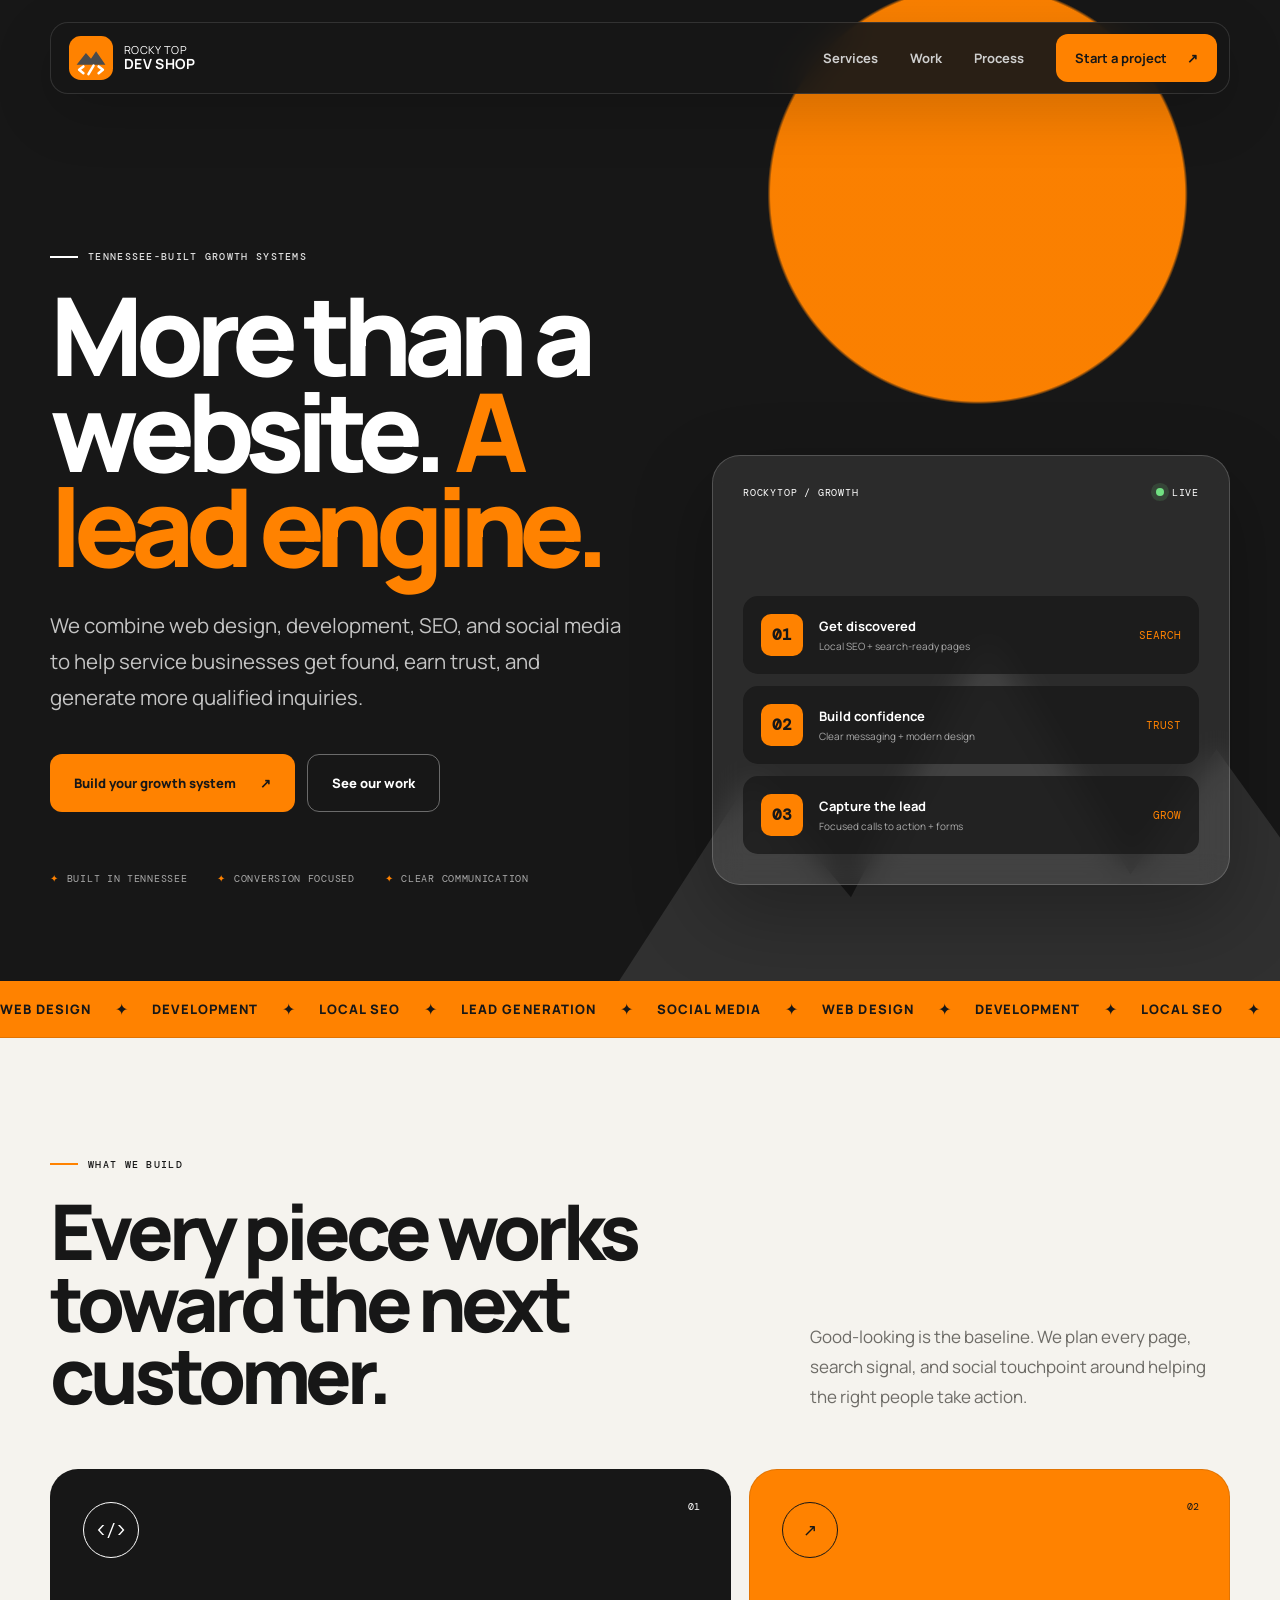
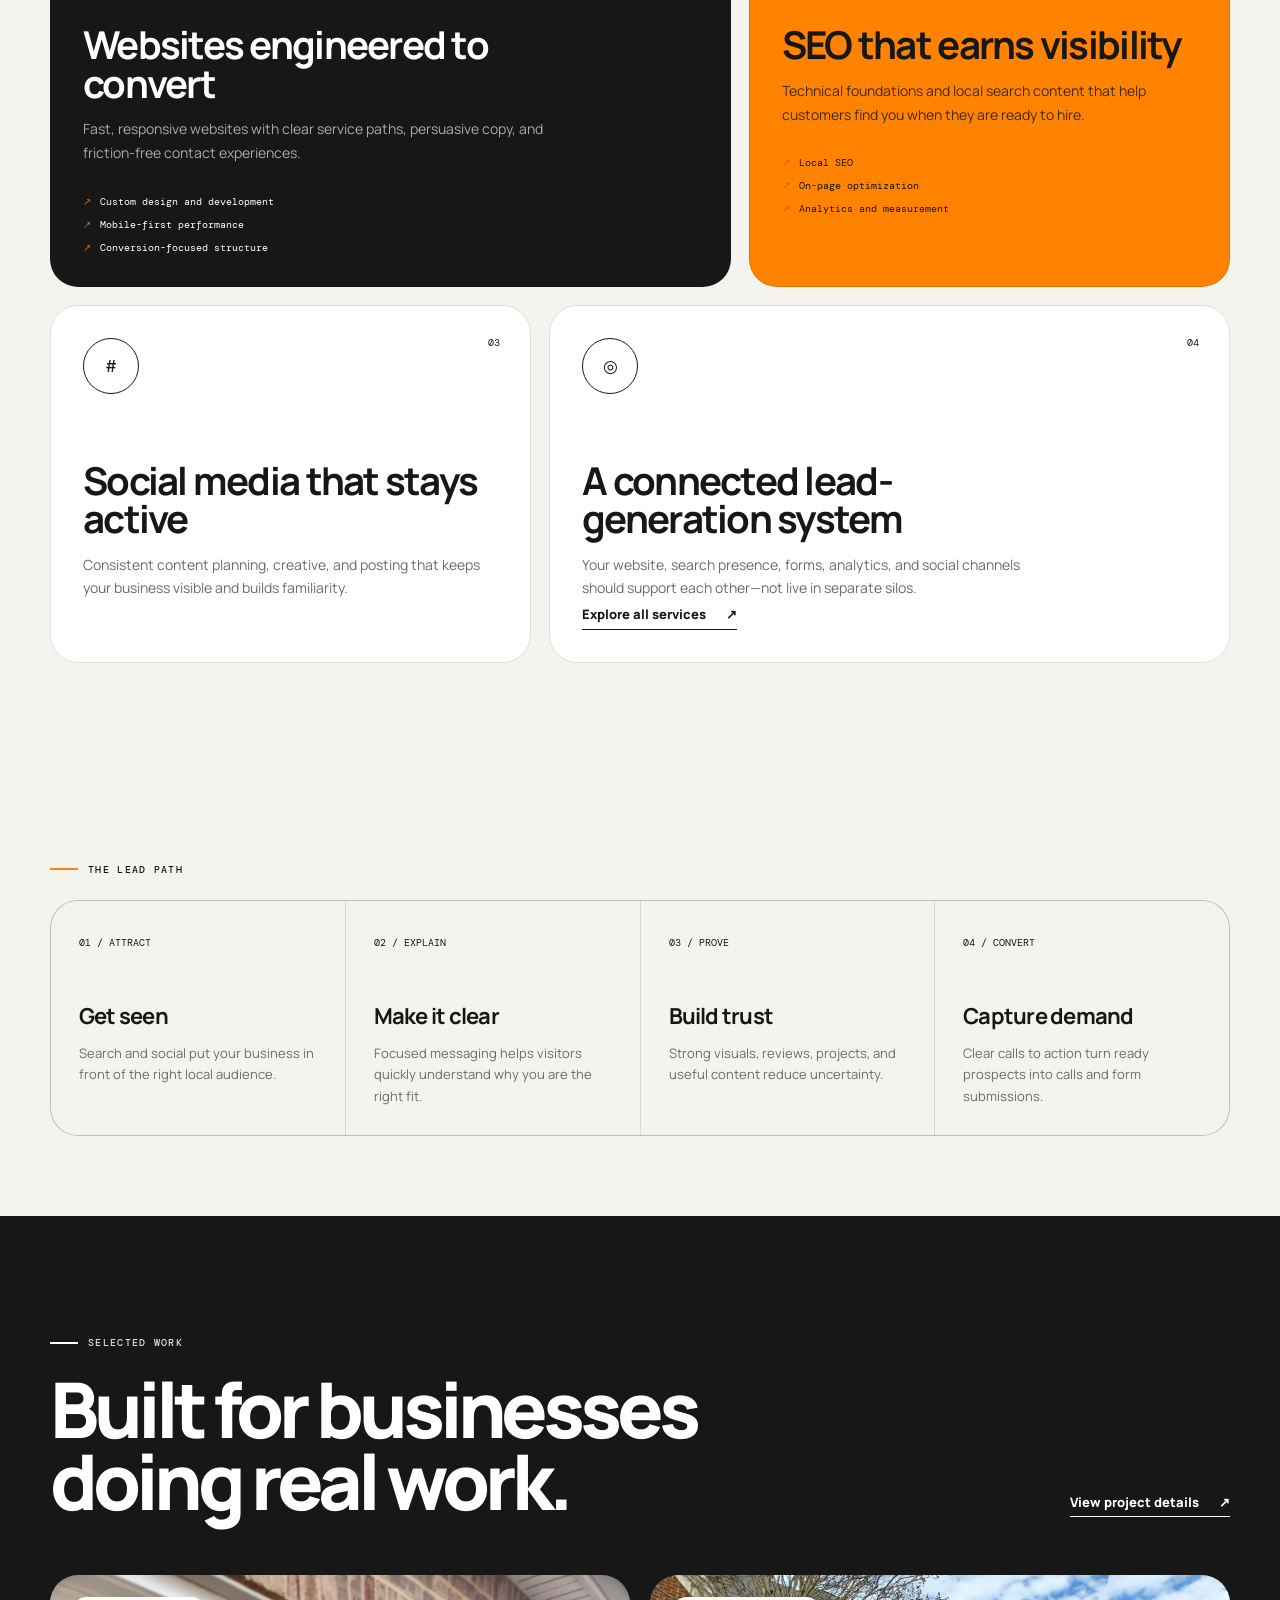
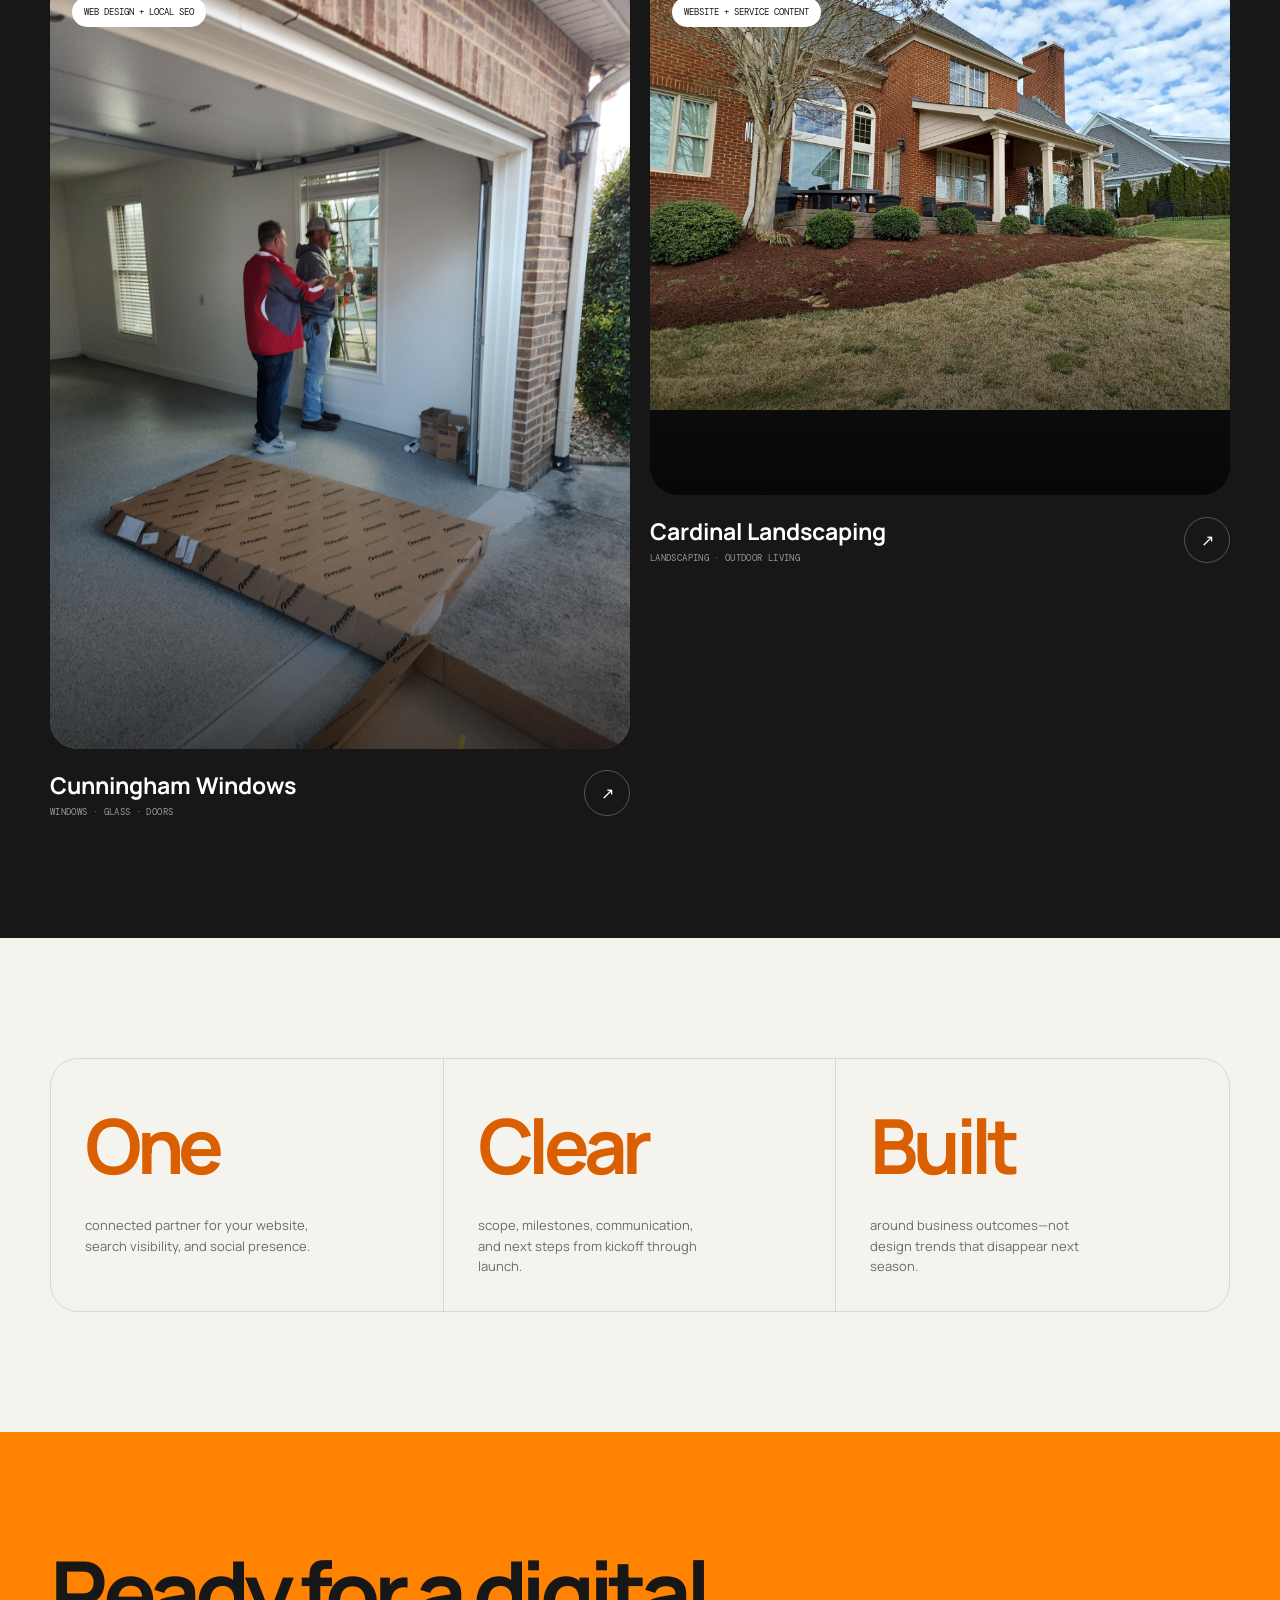
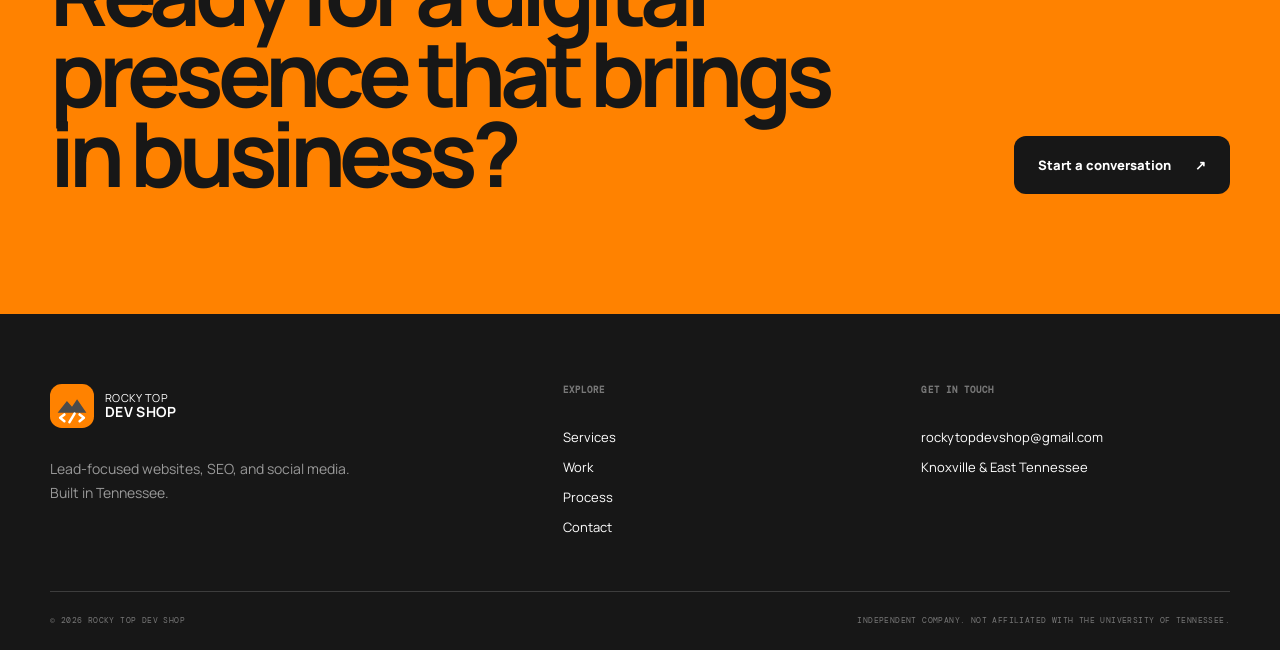
<file: index.html>
<!doctype html>
<html lang="en">
  <head>
    <script async src="https://www.googletagmanager.com/gtag/js?id=G-P6ESYTV3LG"></script>
    <script>
      window.dataLayer = window.dataLayer || [];
      function gtag(){dataLayer.push(arguments);}
      gtag('js', new Date());
      gtag('config', 'G-P6ESYTV3LG');
    </script>
    <meta charset="UTF-8" />
    <meta name="viewport" content="width=device-width, initial-scale=1.0" />
    <meta name="description" content="Rocky Top Dev Shop builds lead-focused websites, SEO systems, and social media campaigns for businesses in Knoxville, East Tennessee, and beyond." />
    <meta name="robots" content="index, follow, max-image-preview:large" />
    <meta name="author" content="Rocky Top Dev Shop" />
    <meta name="theme-color" content="#171717" />
    <link rel="canonical" href="https://rockytopdevshop.com/" />
    <link rel="icon" href="/favicon.svg" type="image/svg+xml" />
    <link rel="sitemap" type="application/xml" href="/sitemap.xml" />
    <meta property="og:type" content="website" />
    <meta property="og:site_name" content="Rocky Top Dev Shop" />
    <meta property="og:title" content="Lead-Focused Web Design in Tennessee | Rocky Top Dev Shop" />
    <meta property="og:description" content="Websites, SEO, and social media built to turn attention into qualified business leads." />
    <meta property="og:url" content="https://rockytopdevshop.com/" />
    <meta property="og:image" content="https://rockytopdevshop.com/assets/rocky-top-dev-shop-social.jpg" />
    <meta property="og:image:width" content="1200" />
    <meta property="og:image:height" content="630" />
    <meta name="twitter:card" content="summary_large_image" />
    <title>Lead-Focused Web Design in Tennessee | Rocky Top Dev Shop</title>
    <link rel="preconnect" href="https://fonts.googleapis.com" />
    <link rel="preconnect" href="https://fonts.gstatic.com" crossorigin />
    <link href="https://fonts.googleapis.com/css2?family=DM+Mono:wght@400;500&family=Manrope:wght@400;500;600;700;800&display=swap" rel="stylesheet" />
    <link rel="stylesheet" href="styles.css" />
    <script src="script.js" defer></script>
    <script type="application/ld+json">
      {
        "@context": "https://schema.org",
        "@type": "ProfessionalService",
        "@id": "https://rockytopdevshop.com/#business",
        "name": "Rocky Top Dev Shop",
        "url": "https://rockytopdevshop.com/",
        "email": "rockytopdevshop@gmail.com",
        "description": "Lead-focused web design, website development, SEO, and social media services for businesses in Tennessee and beyond.",
        "image": "https://rockytopdevshop.com/assets/rocky-top-dev-shop-social.jpg",
        "areaServed": ["Knoxville", "East Tennessee", "Tennessee", "United States"],
        "serviceType": ["Web design", "Website development", "Search engine optimization", "Lead generation", "Social media marketing"]
      }
    </script>
  </head>
  <body>
    <a class="skip-link" href="#main-content">Skip to content</a>
    <header class="site-header">
      <a class="brand" href="index.html" aria-label="Rocky Top Dev Shop home">
        <svg class="brand-mark" viewBox="0 0 52 52" aria-hidden="true"><rect width="52" height="52" rx="14" fill="#ff8200"/><path d="M9 34 20 20l6 7 6-9 11 16H9Z" fill="#4b4b4b"/><path d="m17 36-5 4 5 4M35 36l5 4-5 4" fill="none" stroke="#fff" stroke-width="3" stroke-linecap="round" stroke-linejoin="round"/><path d="m29 35-6 10" stroke="#fff" stroke-width="3" stroke-linecap="round"/></svg>
        <span class="brand-name">Rocky Top<br /><strong>Dev Shop</strong></span>
      </a>
      <button class="menu-toggle" type="button" aria-expanded="false" aria-controls="site-nav"><span></span><span></span><span class="sr-only">Toggle navigation</span></button>
      <nav id="site-nav" class="site-nav" aria-label="Main navigation">
        <a href="services.html">Services</a>
        <a href="work.html">Work</a>
        <a href="process.html">Process</a>
        <a class="nav-cta" href="contact.html">Start a project <span aria-hidden="true">↗</span></a>
      </nav>
    </header>

    <main id="main-content">
      <section class="home-hero">
        <div class="shell hero-grid">
          <div class="hero-copy">
            <p class="eyebrow eyebrow-light">Tennessee-built growth systems</p>
            <h1 class="display">More than a website. <span class="accent">A lead engine.</span></h1>
            <p class="section-lede">We combine web design, development, SEO, and social media to help service businesses get found, earn trust, and generate more qualified inquiries.</p>
            <div class="hero-actions">
              <a class="button button-orange" href="contact.html">Build your growth system <span aria-hidden="true">↗</span></a>
              <a class="button button-outline" href="work.html">See our work</a>
            </div>
            <div class="hero-trust"><span>Built in Tennessee</span><span>Conversion focused</span><span>Clear communication</span></div>
          </div>
          <div class="hero-panel" aria-label="Digital growth dashboard illustration">
            <div class="panel-top"><span>ROCKYTOP / GROWTH</span><span class="status-dot">LIVE</span></div>
            <div class="metric-stack">
              <div class="metric"><span class="metric-icon">01</span><div><strong>Get discovered</strong><small>Local SEO + search-ready pages</small></div><span>SEARCH</span></div>
              <div class="metric"><span class="metric-icon">02</span><div><strong>Build confidence</strong><small>Clear messaging + modern design</small></div><span>TRUST</span></div>
              <div class="metric"><span class="metric-icon">03</span><div><strong>Capture the lead</strong><small>Focused calls to action + forms</small></div><span>GROW</span></div>
            </div>
          </div>
        </div>
      </section>

      <div class="ticker" aria-label="Capabilities"><div class="ticker-track"><span>Web design</span><i>✦</i><span>Development</span><i>✦</i><span>Local SEO</span><i>✦</i><span>Lead generation</span><i>✦</i><span>Social media</span><i>✦</i><span>Web design</span><i>✦</i><span>Development</span><i>✦</i><span>Local SEO</span><i>✦</i><span>Lead generation</span><i>✦</i><span>Social media</span><i>✦</i></div></div>

      <section class="section">
        <div class="shell">
          <div class="section-head">
            <div><p class="eyebrow">What we build</p><h2 class="section-title">Every piece works toward the next customer.</h2></div>
            <p class="section-lede">Good-looking is the baseline. We plan every page, search signal, and social touchpoint around helping the right people take action.</p>
          </div>
          <div class="bento-grid">
            <article class="bento-card bento-large bento-dark"><span class="card-number">01</span><div class="card-symbol">&lt;/&gt;</div><h3>Websites engineered to convert</h3><p>Fast, responsive websites with clear service paths, persuasive copy, and friction-free contact experiences.</p><ul><li>Custom design and development</li><li>Mobile-first performance</li><li>Conversion-focused structure</li></ul></article>
            <article class="bento-card bento-small bento-orange"><span class="card-number">02</span><div class="card-symbol">↗</div><h3>SEO that earns visibility</h3><p>Technical foundations and local search content that help customers find you when they are ready to hire.</p><ul><li>Local SEO</li><li>On-page optimization</li><li>Analytics and measurement</li></ul></article>
            <article class="bento-card bento-small"><span class="card-number">03</span><div class="card-symbol">#</div><h3>Social media that stays active</h3><p>Consistent content planning, creative, and posting that keeps your business visible and builds familiarity.</p></article>
            <article class="bento-card bento-large"><span class="card-number">04</span><div class="card-symbol">◎</div><h3>A connected lead-generation system</h3><p>Your website, search presence, forms, analytics, and social channels should support each other—not live in separate silos.</p><a class="arrow-link" href="services.html">Explore all services <span aria-hidden="true">↗</span></a></article>
          </div>
        </div>
      </section>

      <section class="section-tight">
        <div class="shell">
          <p class="eyebrow">The lead path</p>
          <div class="lead-loop">
            <article class="lead-step"><span>01 / ATTRACT</span><h3>Get seen</h3><p>Search and social put your business in front of the right local audience.</p></article>
            <article class="lead-step"><span>02 / EXPLAIN</span><h3>Make it clear</h3><p>Focused messaging helps visitors quickly understand why you are the right fit.</p></article>
            <article class="lead-step"><span>03 / PROVE</span><h3>Build trust</h3><p>Strong visuals, reviews, projects, and useful content reduce uncertainty.</p></article>
            <article class="lead-step"><span>04 / CONVERT</span><h3>Capture demand</h3><p>Clear calls to action turn ready prospects into calls and form submissions.</p></article>
          </div>
        </div>
      </section>

      <section class="section featured-work">
        <div class="shell">
          <div class="section-head">
            <div><p class="eyebrow eyebrow-light">Selected work</p><h2 class="section-title">Built for businesses doing real work.</h2></div>
            <a class="arrow-link" href="work.html">View project details <span aria-hidden="true">↗</span></a>
          </div>
          <div class="work-grid">
            <a class="project-link" href="https://www.cunninghamwindowstn.com/" target="_blank" rel="noopener noreferrer"><div class="project-media"><img src="assets/portfolio/cunningham-windows.jpg" alt="Cunningham Windows website project for a Knoxville window and glass company" width="1800" height="1350" loading="lazy" /><span class="project-chip">Web design + local SEO</span></div><div class="project-caption"><div><h3>Cunningham Windows</h3><p>Windows · Glass · Doors</p></div><span class="circle-arrow" aria-hidden="true">↗</span></div></a>
            <a class="project-link" href="https://cardinaltreeserviceknox.com/" target="_blank" rel="noopener noreferrer"><div class="project-media"><img src="assets/portfolio/cardinal-landscaping.jpg" alt="Cardinal Landscaping website project for a Knoxville outdoor service company" width="1800" height="1350" loading="lazy" /><span class="project-chip">Website + service content</span></div><div class="project-caption"><div><h3>Cardinal Landscaping</h3><p>Landscaping · Outdoor living</p></div><span class="circle-arrow" aria-hidden="true">↗</span></div></a>
          </div>
        </div>
      </section>

      <section class="section">
        <div class="shell">
          <div class="proof-strip">
            <div class="proof"><strong>One</strong><span>connected partner for your website, search visibility, and social presence.</span></div>
            <div class="proof"><strong>Clear</strong><span>scope, milestones, communication, and next steps from kickoff through launch.</span></div>
            <div class="proof"><strong>Built</strong><span>around business outcomes—not design trends that disappear next season.</span></div>
          </div>
        </div>
      </section>

      <section class="section cta-band"><div class="shell cta-inner"><h2>Ready for a digital presence that brings in business?</h2><a class="button button-dark" href="contact.html">Start a conversation <span aria-hidden="true">↗</span></a></div></section>
    </main>

    <footer class="site-footer">
      <div class="shell">
        <div class="footer-grid">
          <div class="footer-brand-wrap"><a class="brand" href="index.html"><svg class="brand-mark" viewBox="0 0 52 52" aria-hidden="true"><rect width="52" height="52" rx="14" fill="#ff8200"/><path d="M9 34 20 20l6 7 6-9 11 16H9Z" fill="#4b4b4b"/><path d="m17 36-5 4 5 4M35 36l5 4-5 4" fill="none" stroke="#fff" stroke-width="3" stroke-linecap="round" stroke-linejoin="round"/><path d="m29 35-6 10" stroke="#fff" stroke-width="3" stroke-linecap="round"/></svg><span class="brand-name">Rocky Top<br /><strong>Dev Shop</strong></span></a><p class="footer-tagline">Lead-focused websites, SEO, and social media. Built in Tennessee.</p></div>
          <div class="footer-column"><h3>Explore</h3><a href="services.html">Services</a><a href="work.html">Work</a><a href="process.html">Process</a><a href="contact.html">Contact</a></div>
          <div class="footer-column"><h3>Get in touch</h3><a href="mailto:rockytopdevshop@gmail.com">rockytopdevshop@gmail.com</a><span>Knoxville & East Tennessee</span></div>
        </div>
        <div class="footer-bottom"><span>© <span data-year></span> Rocky Top Dev Shop</span><span>Independent company. Not affiliated with the University of Tennessee.</span></div>
      </div>
    </footer>
  </body>
</html>
</file>
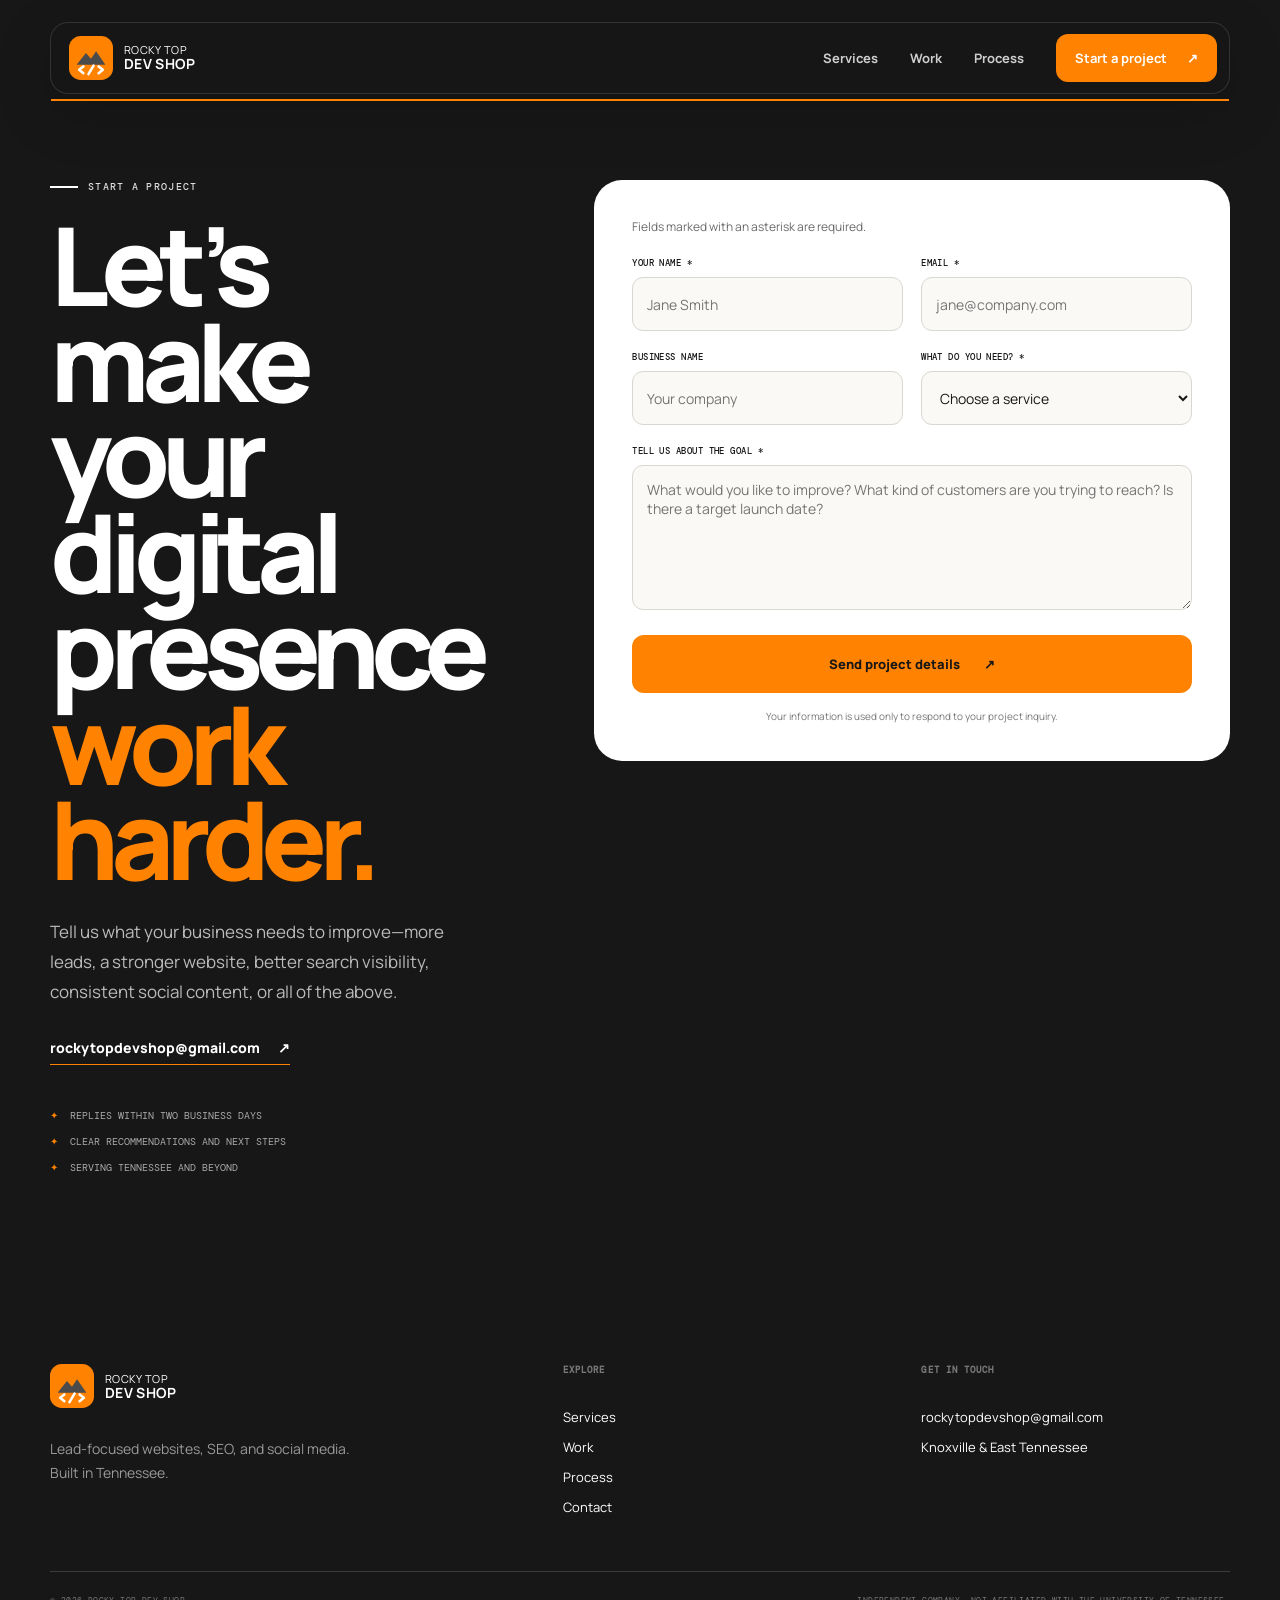
<file: contact.html>
<!doctype html>
<html lang="en">
  <head>
    <script async src="https://www.googletagmanager.com/gtag/js?id=G-P6ESYTV3LG"></script>
    <script>
      window.dataLayer = window.dataLayer || [];
      function gtag(){dataLayer.push(arguments);}
      gtag('js', new Date());
      gtag('config', 'G-P6ESYTV3LG');
    </script>
    <meta charset="UTF-8" /><meta name="viewport" content="width=device-width, initial-scale=1.0" />
    <meta name="description" content="Contact Rocky Top Dev Shop about a new website, redesign, SEO, lead-generation campaign, or social media support." />
    <meta name="robots" content="index, follow" /><meta name="theme-color" content="#171717" />
    <link rel="canonical" href="https://rockytopdevshop.com/contact.html" /><link rel="icon" href="/favicon.svg" type="image/svg+xml" />
    <meta property="og:type" content="website" /><meta property="og:site_name" content="Rocky Top Dev Shop" /><meta property="og:title" content="Start a Web or Marketing Project | Rocky Top Dev Shop" /><meta property="og:description" content="Tell us what you want to improve. We will reply with practical next steps." /><meta property="og:url" content="https://rockytopdevshop.com/contact.html" /><meta property="og:image" content="https://rockytopdevshop.com/assets/rocky-top-dev-shop-social.jpg" /><meta name="twitter:card" content="summary_large_image" />
    <title>Start a Web or Marketing Project | Rocky Top Dev Shop</title>
    <link rel="preconnect" href="https://fonts.googleapis.com" /><link rel="preconnect" href="https://fonts.gstatic.com" crossorigin /><link href="https://fonts.googleapis.com/css2?family=DM+Mono:wght@400;500&family=Manrope:wght@400;500;600;700;800&display=swap" rel="stylesheet" /><link rel="stylesheet" href="styles.css" /><script src="script.js" defer></script>
  </head>
  <body class="contact-page">
    <a class="skip-link" href="#main-content">Skip to content</a>
    <header class="site-header"><a class="brand" href="index.html" aria-label="Rocky Top Dev Shop home"><svg class="brand-mark" viewBox="0 0 52 52" aria-hidden="true"><rect width="52" height="52" rx="14" fill="#ff8200"/><path d="M9 34 20 20l6 7 6-9 11 16H9Z" fill="#4b4b4b"/><path d="m17 36-5 4 5 4M35 36l5 4-5 4" fill="none" stroke="#fff" stroke-width="3" stroke-linecap="round" stroke-linejoin="round"/><path d="m29 35-6 10" stroke="#fff" stroke-width="3" stroke-linecap="round"/></svg><span class="brand-name">Rocky Top<br/><strong>Dev Shop</strong></span></a><button class="menu-toggle" type="button" aria-expanded="false" aria-controls="site-nav"><span></span><span></span><span class="sr-only">Toggle navigation</span></button><nav id="site-nav" class="site-nav" aria-label="Main navigation"><a href="services.html">Services</a><a href="work.html">Work</a><a href="process.html">Process</a><a class="nav-cta" href="contact.html" aria-current="page">Start a project <span aria-hidden="true">↗</span></a></nav></header>
    <main id="main-content">
      <section class="section" style="padding-top:180px">
        <div class="shell contact-layout">
          <div class="contact-intro"><p class="eyebrow eyebrow-light">Start a project</p><h1 class="display">Let’s make your digital presence <span class="accent">work harder.</span></h1><p class="section-lede">Tell us what your business needs to improve—more leads, a stronger website, better search visibility, consistent social content, or all of the above.</p><a class="contact-email" href="mailto:rockytopdevshop@gmail.com">rockytopdevshop@gmail.com <span aria-hidden="true">↗</span></a><div class="contact-points"><span class="contact-point">Replies within two business days</span><span class="contact-point">Clear recommendations and next steps</span><span class="contact-point">Serving Tennessee and beyond</span></div></div>
          <div class="contact-form-shell">
            <p class="form-note">Fields marked with an asterisk are required.</p>
            <div id="formStatus" class="form-status" role="status" aria-live="polite"></div>
            <form id="contactForm" class="contact-form" data-endpoint="https://formsubmit.co/ajax/rockytopdevshop@gmail.com" novalidate>
              <div class="field-row"><label><span>Your name *</span><input id="name" type="text" name="name" autocomplete="name" placeholder="Jane Smith" required /></label><label><span>Email *</span><input id="email" type="email" name="email" autocomplete="email" placeholder="jane@company.com" required /></label></div>
              <div class="field-row"><label><span>Business name</span><input id="business" type="text" name="business" autocomplete="organization" placeholder="Your company" /></label><label><span>What do you need? *</span><select id="service" name="service" required><option value="">Choose a service</option><option>New website</option><option>Website redesign</option><option>SEO and lead generation</option><option>Social media marketing</option><option>Website + marketing support</option><option>Other</option></select></label></div>
              <label><span>Tell us about the goal *</span><textarea id="message" name="message" rows="6" placeholder="What would you like to improve? What kind of customers are you trying to reach? Is there a target launch date?" required></textarea></label>
              <input type="hidden" name="_subject" value="New Rocky Top Dev Shop project inquiry" /><input type="hidden" name="_template" value="table" /><input type="hidden" name="_captcha" value="false" /><input class="form-honeypot" type="text" name="_honey" tabindex="-1" autocomplete="off" aria-hidden="true" />
              <button id="submitBtn" class="button button-submit" type="submit"><span class="button-label">Send project details</span><span aria-hidden="true">↗</span></button>
            </form>
            <p class="privacy-note">Your information is used only to respond to your project inquiry.</p>
          </div>
        </div>
      </section>
    </main>
    <footer class="site-footer"><div class="shell"><div class="footer-grid"><div class="footer-brand-wrap"><a class="brand" href="index.html"><svg class="brand-mark" viewBox="0 0 52 52" aria-hidden="true"><rect width="52" height="52" rx="14" fill="#ff8200"/><path d="M9 34 20 20l6 7 6-9 11 16H9Z" fill="#4b4b4b"/><path d="m17 36-5 4 5 4M35 36l5 4-5 4" fill="none" stroke="#fff" stroke-width="3" stroke-linecap="round" stroke-linejoin="round"/><path d="m29 35-6 10" stroke="#fff" stroke-width="3" stroke-linecap="round"/></svg><span class="brand-name">Rocky Top<br/><strong>Dev Shop</strong></span></a><p class="footer-tagline">Lead-focused websites, SEO, and social media. Built in Tennessee.</p></div><div class="footer-column"><h3>Explore</h3><a href="services.html">Services</a><a href="work.html">Work</a><a href="process.html">Process</a><a href="contact.html">Contact</a></div><div class="footer-column"><h3>Get in touch</h3><a href="mailto:rockytopdevshop@gmail.com">rockytopdevshop@gmail.com</a><span>Knoxville & East Tennessee</span></div></div><div class="footer-bottom"><span>© <span data-year></span> Rocky Top Dev Shop</span><span>Independent company. Not affiliated with the University of Tennessee.</span></div></div></footer>
  </body>
</html>
</file>
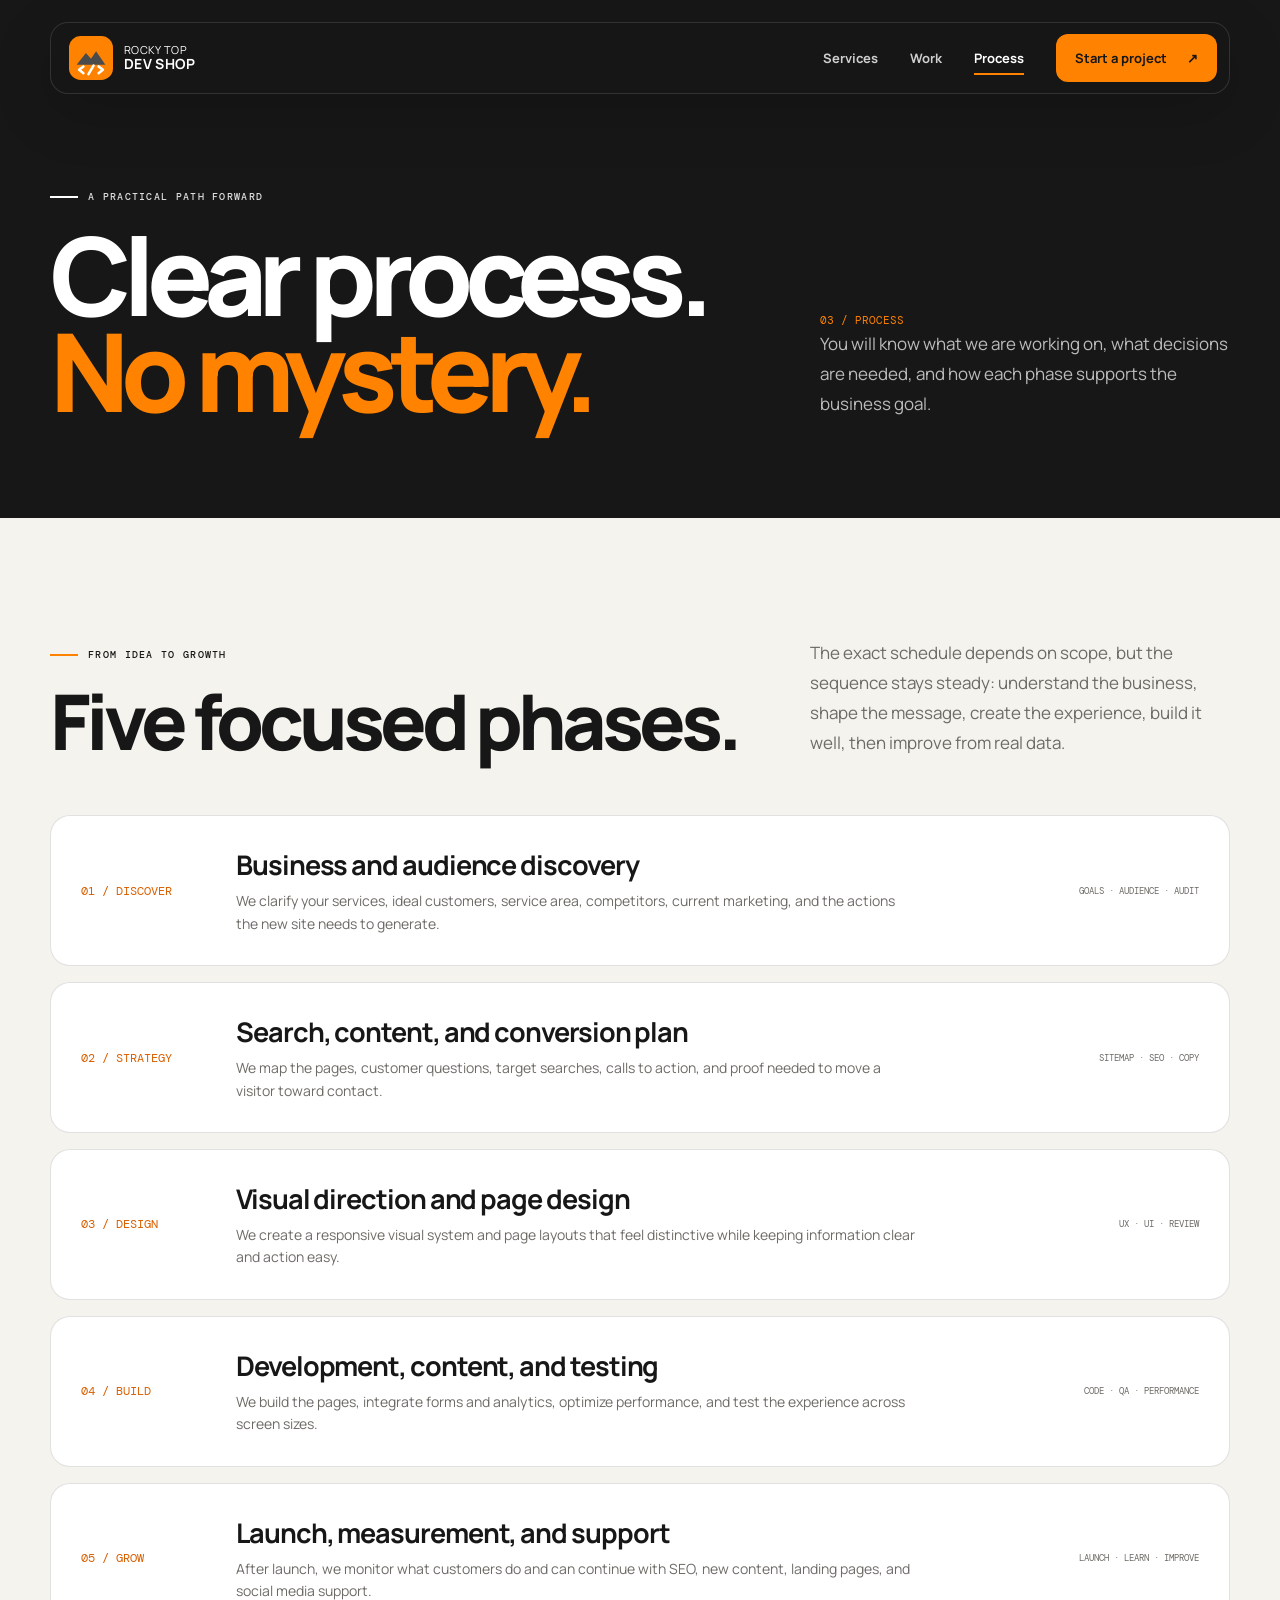
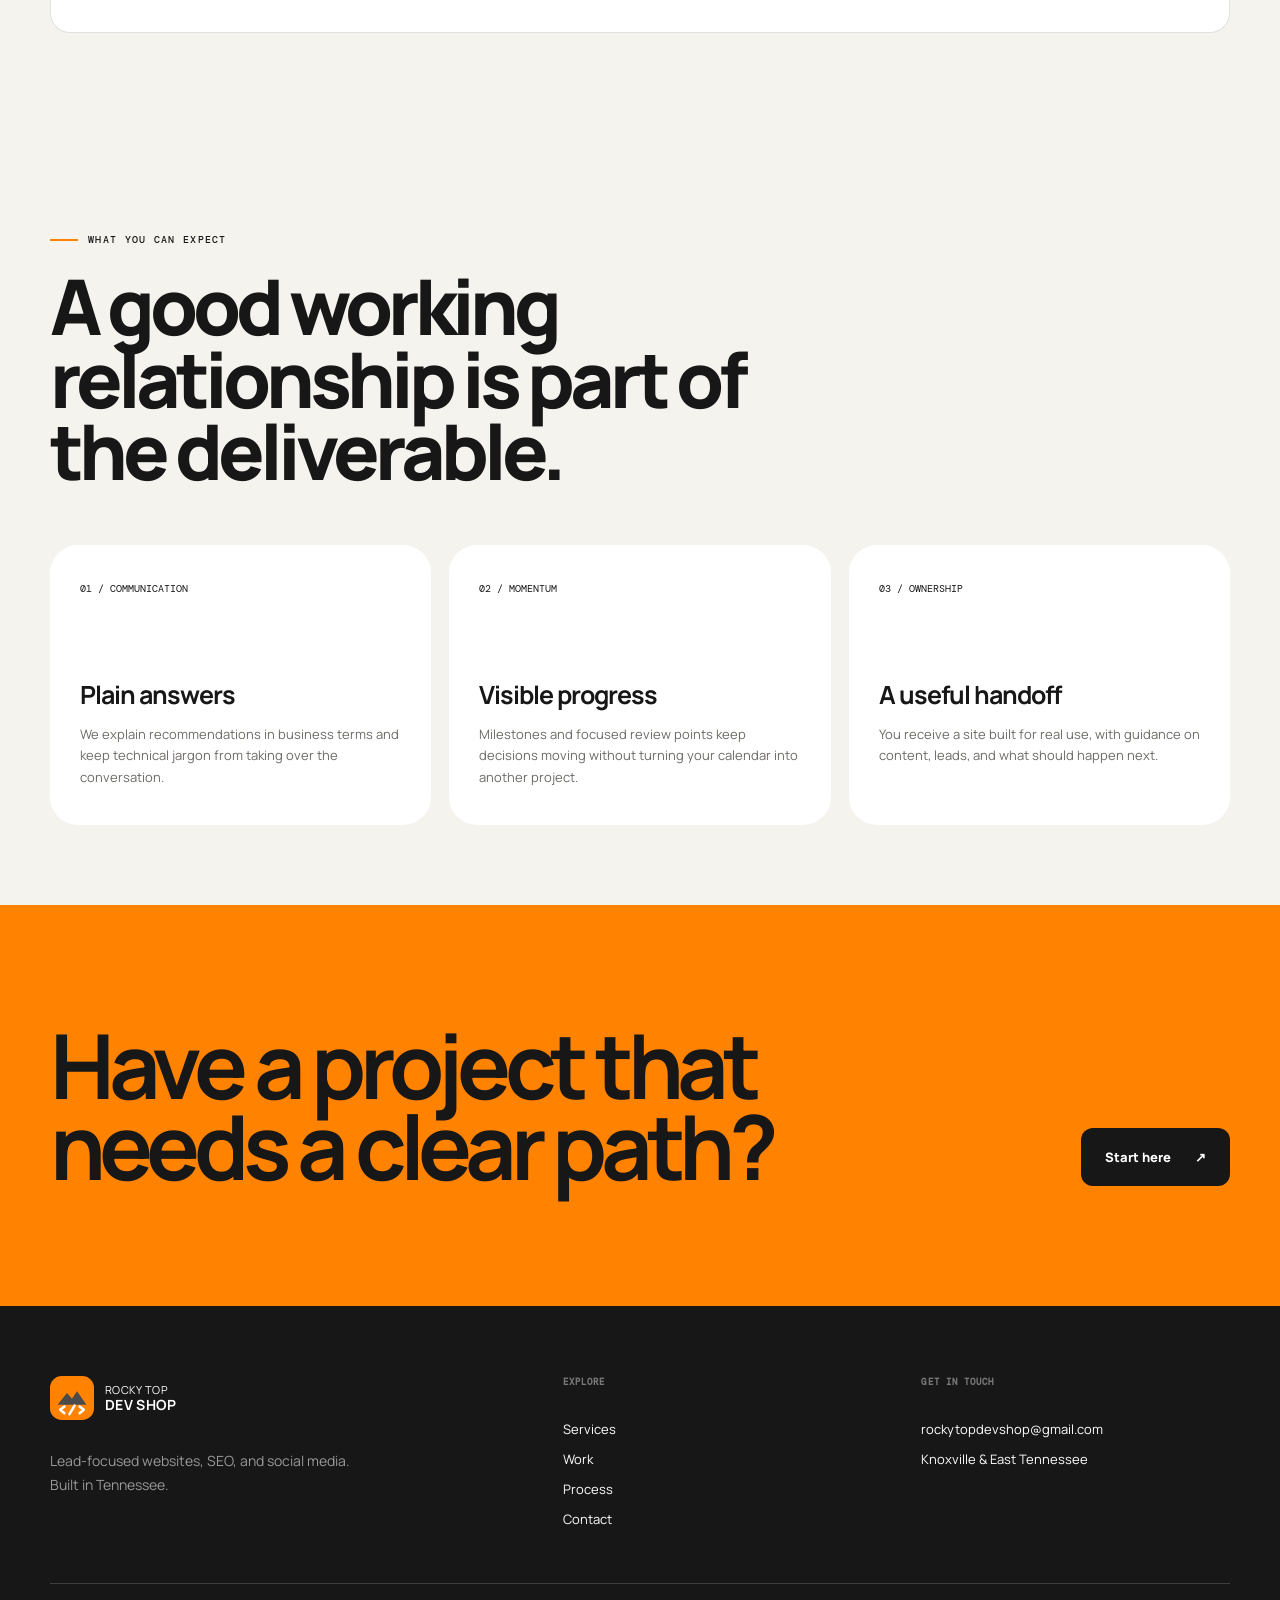
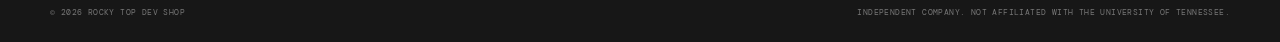
<file: process.html>
<!doctype html>
<html lang="en">
  <head>
    <script async src="https://www.googletagmanager.com/gtag/js?id=G-P6ESYTV3LG"></script>
    <script>
      window.dataLayer = window.dataLayer || [];
      function gtag(){dataLayer.push(arguments);}
      gtag('js', new Date());
      gtag('config', 'G-P6ESYTV3LG');
    </script>
    <meta charset="UTF-8" /><meta name="viewport" content="width=device-width, initial-scale=1.0" />
    <meta name="description" content="Learn how Rocky Top Dev Shop plans, designs, builds, launches, and improves lead-focused websites and digital marketing systems." />
    <meta name="robots" content="index, follow, max-image-preview:large" /><meta name="theme-color" content="#171717" />
    <link rel="canonical" href="https://rockytopdevshop.com/process.html" /><link rel="icon" href="/favicon.svg" type="image/svg+xml" />
    <meta property="og:type" content="website" /><meta property="og:site_name" content="Rocky Top Dev Shop" /><meta property="og:title" content="Our Web Design Process | Rocky Top Dev Shop" /><meta property="og:description" content="A clear process from business goals to launch, measurement, and growth." /><meta property="og:url" content="https://rockytopdevshop.com/process.html" /><meta property="og:image" content="https://rockytopdevshop.com/assets/rocky-top-dev-shop-social.jpg" /><meta name="twitter:card" content="summary_large_image" />
    <title>Our Web Design Process | Rocky Top Dev Shop</title>
    <link rel="preconnect" href="https://fonts.googleapis.com" /><link rel="preconnect" href="https://fonts.gstatic.com" crossorigin /><link href="https://fonts.googleapis.com/css2?family=DM+Mono:wght@400;500&family=Manrope:wght@400;500;600;700;800&display=swap" rel="stylesheet" /><link rel="stylesheet" href="styles.css" /><script src="script.js" defer></script>
  </head>
  <body>
    <a class="skip-link" href="#main-content">Skip to content</a>
    <header class="site-header"><a class="brand" href="index.html" aria-label="Rocky Top Dev Shop home"><svg class="brand-mark" viewBox="0 0 52 52" aria-hidden="true"><rect width="52" height="52" rx="14" fill="#ff8200"/><path d="M9 34 20 20l6 7 6-9 11 16H9Z" fill="#4b4b4b"/><path d="m17 36-5 4 5 4M35 36l5 4-5 4" fill="none" stroke="#fff" stroke-width="3" stroke-linecap="round" stroke-linejoin="round"/><path d="m29 35-6 10" stroke="#fff" stroke-width="3" stroke-linecap="round"/></svg><span class="brand-name">Rocky Top<br/><strong>Dev Shop</strong></span></a><button class="menu-toggle" type="button" aria-expanded="false" aria-controls="site-nav"><span></span><span></span><span class="sr-only">Toggle navigation</span></button><nav id="site-nav" class="site-nav" aria-label="Main navigation"><a href="services.html">Services</a><a href="work.html">Work</a><a href="process.html" aria-current="page">Process</a><a class="nav-cta" href="contact.html">Start a project <span aria-hidden="true">↗</span></a></nav></header>
    <main id="main-content">
      <section class="page-hero"><div class="shell page-hero-grid"><div><p class="eyebrow eyebrow-light">A practical path forward</p><h1 class="display">Clear process. <span class="accent">No mystery.</span></h1></div><div><span class="page-number">03 / PROCESS</span><p class="section-lede">You will know what we are working on, what decisions are needed, and how each phase supports the business goal.</p></div></div></section>
      <section class="section"><div class="shell"><div class="section-head"><div><p class="eyebrow">From idea to growth</p><h2 class="section-title">Five focused phases.</h2></div><p class="section-lede">The exact schedule depends on scope, but the sequence stays steady: understand the business, shape the message, create the experience, build it well, then improve from real data.</p></div><div class="process-timeline">
        <article class="timeline-row"><span>01 / DISCOVER</span><div><h2>Business and audience discovery</h2><p>We clarify your services, ideal customers, service area, competitors, current marketing, and the actions the new site needs to generate.</p></div><small>Goals · Audience · Audit</small></article>
        <article class="timeline-row"><span>02 / STRATEGY</span><div><h2>Search, content, and conversion plan</h2><p>We map the pages, customer questions, target searches, calls to action, and proof needed to move a visitor toward contact.</p></div><small>Sitemap · SEO · Copy</small></article>
        <article class="timeline-row"><span>03 / DESIGN</span><div><h2>Visual direction and page design</h2><p>We create a responsive visual system and page layouts that feel distinctive while keeping information clear and action easy.</p></div><small>UX · UI · Review</small></article>
        <article class="timeline-row"><span>04 / BUILD</span><div><h2>Development, content, and testing</h2><p>We build the pages, integrate forms and analytics, optimize performance, and test the experience across screen sizes.</p></div><small>Code · QA · Performance</small></article>
        <article class="timeline-row"><span>05 / GROW</span><div><h2>Launch, measurement, and support</h2><p>After launch, we monitor what customers do and can continue with SEO, new content, landing pages, and social media support.</p></div><small>Launch · Learn · Improve</small></article>
      </div></div></section>
      <section class="section-tight"><div class="shell"><div class="section-head"><div><p class="eyebrow">What you can expect</p><h2 class="section-title">A good working relationship is part of the deliverable.</h2></div></div><div class="expect-grid"><article class="expect-card"><span>01 / COMMUNICATION</span><h3>Plain answers</h3><p>We explain recommendations in business terms and keep technical jargon from taking over the conversation.</p></article><article class="expect-card"><span>02 / MOMENTUM</span><h3>Visible progress</h3><p>Milestones and focused review points keep decisions moving without turning your calendar into another project.</p></article><article class="expect-card"><span>03 / OWNERSHIP</span><h3>A useful handoff</h3><p>You receive a site built for real use, with guidance on content, leads, and what should happen next.</p></article></div></div></section>
      <section class="section cta-band"><div class="shell cta-inner"><h2>Have a project that needs a clear path?</h2><a class="button button-dark" href="contact.html">Start here <span aria-hidden="true">↗</span></a></div></section>
    </main>
    <footer class="site-footer"><div class="shell"><div class="footer-grid"><div class="footer-brand-wrap"><a class="brand" href="index.html"><svg class="brand-mark" viewBox="0 0 52 52" aria-hidden="true"><rect width="52" height="52" rx="14" fill="#ff8200"/><path d="M9 34 20 20l6 7 6-9 11 16H9Z" fill="#4b4b4b"/><path d="m17 36-5 4 5 4M35 36l5 4-5 4" fill="none" stroke="#fff" stroke-width="3" stroke-linecap="round" stroke-linejoin="round"/><path d="m29 35-6 10" stroke="#fff" stroke-width="3" stroke-linecap="round"/></svg><span class="brand-name">Rocky Top<br/><strong>Dev Shop</strong></span></a><p class="footer-tagline">Lead-focused websites, SEO, and social media. Built in Tennessee.</p></div><div class="footer-column"><h3>Explore</h3><a href="services.html">Services</a><a href="work.html">Work</a><a href="process.html">Process</a><a href="contact.html">Contact</a></div><div class="footer-column"><h3>Get in touch</h3><a href="mailto:rockytopdevshop@gmail.com">rockytopdevshop@gmail.com</a><span>Knoxville & East Tennessee</span></div></div><div class="footer-bottom"><span>© <span data-year></span> Rocky Top Dev Shop</span><span>Independent company. Not affiliated with the University of Tennessee.</span></div></div></footer>
  </body>
</html>
</file>
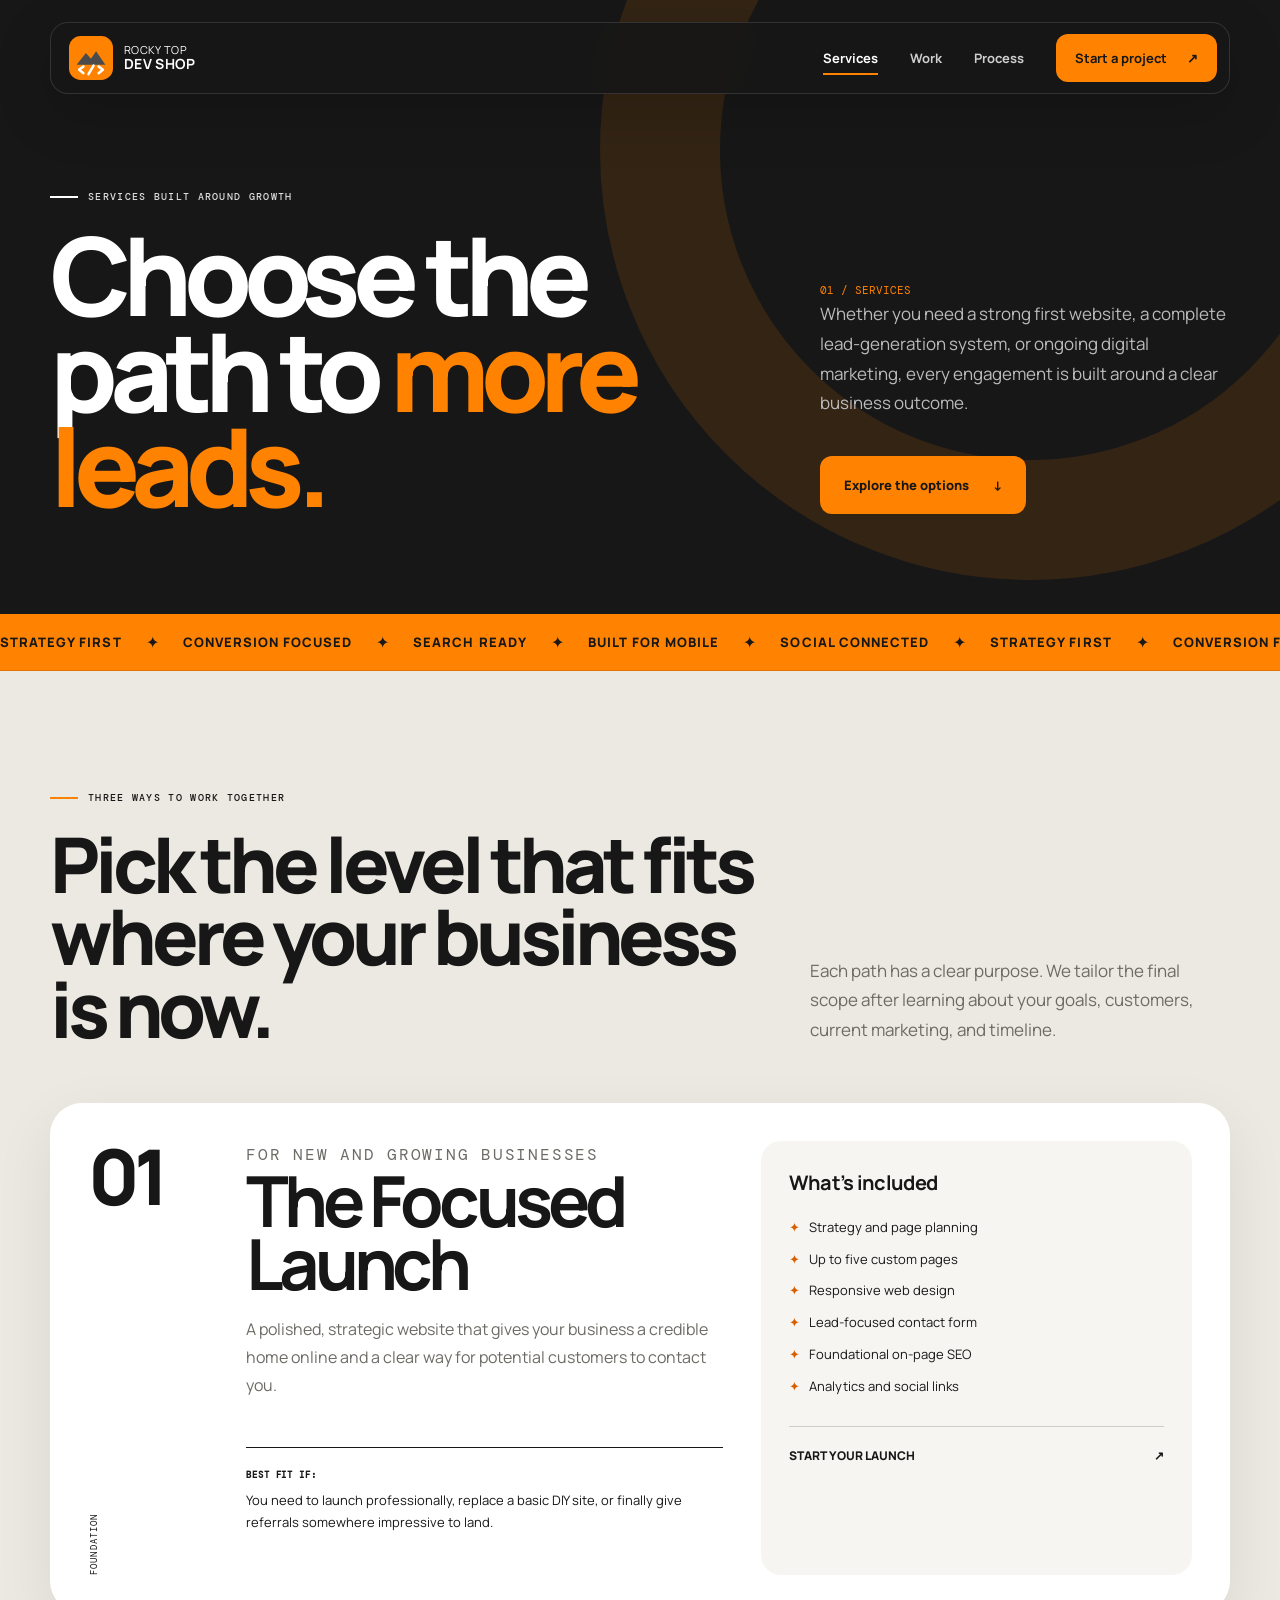
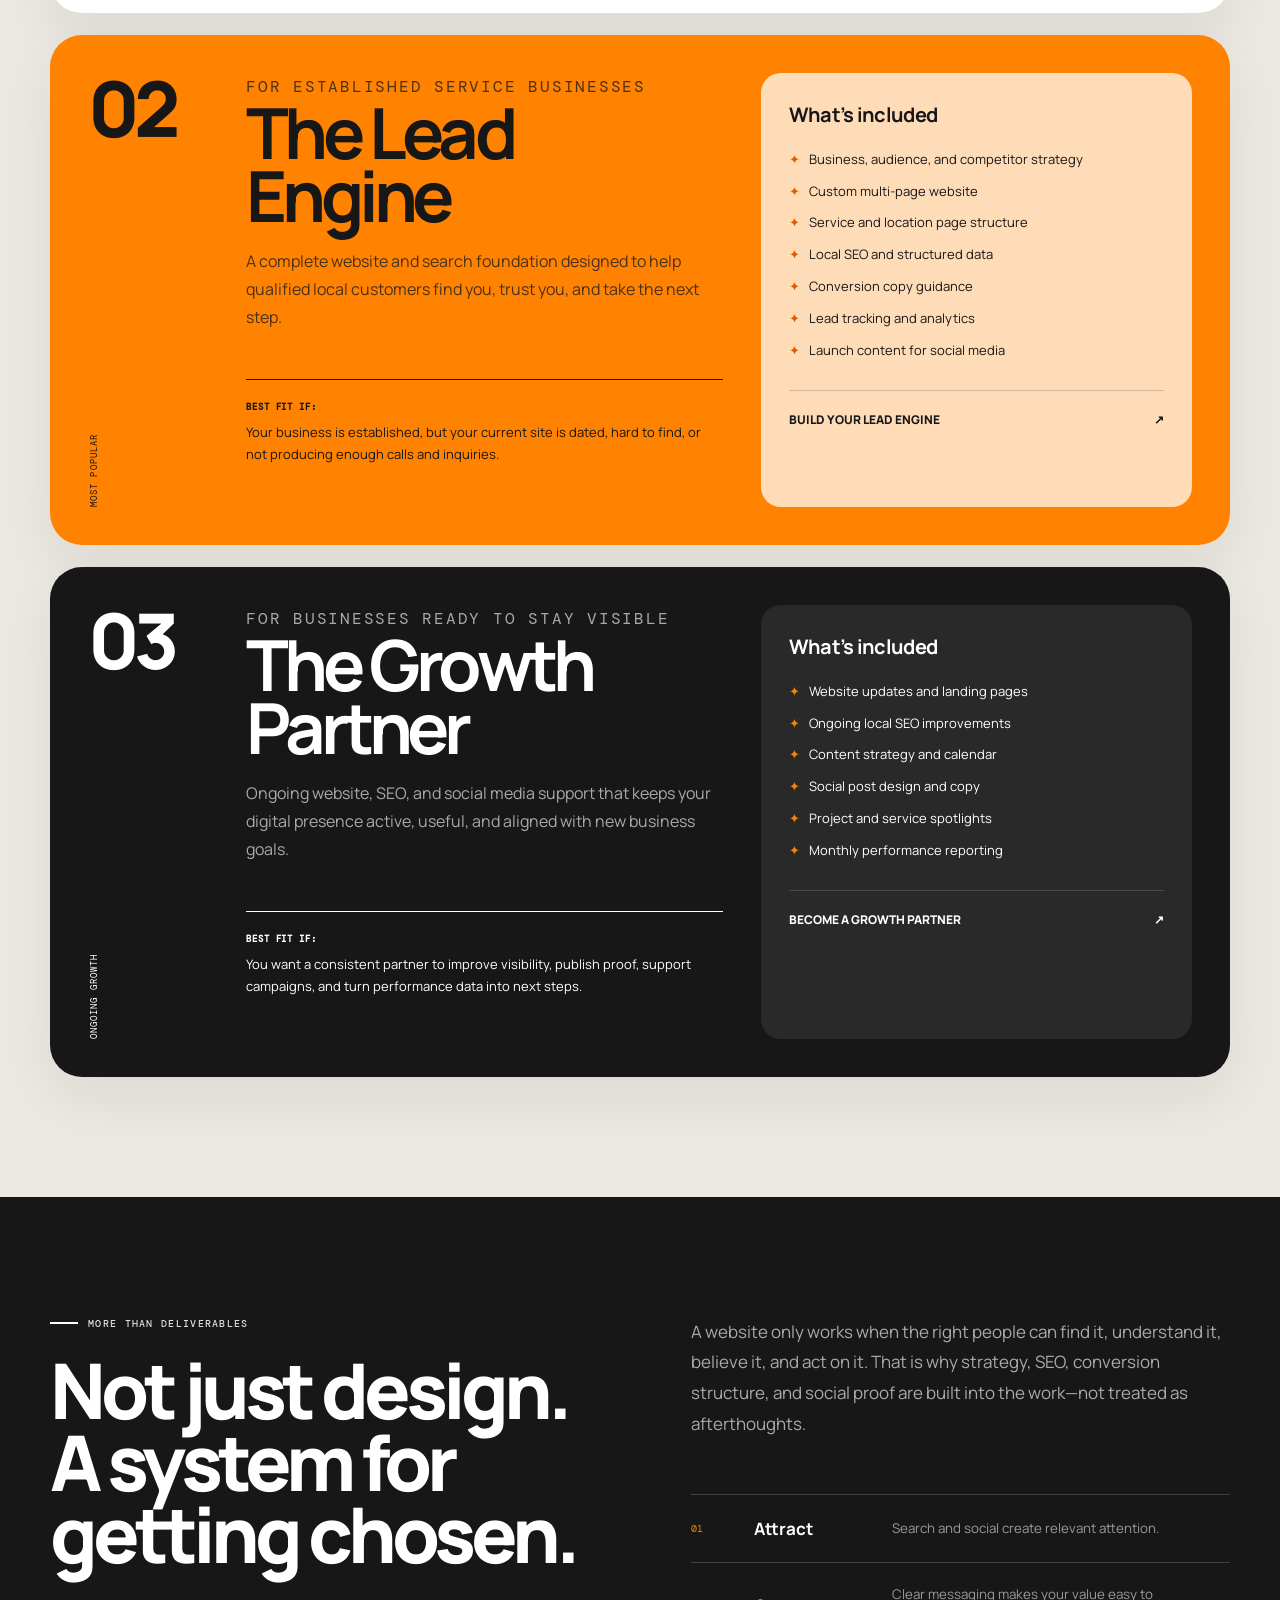
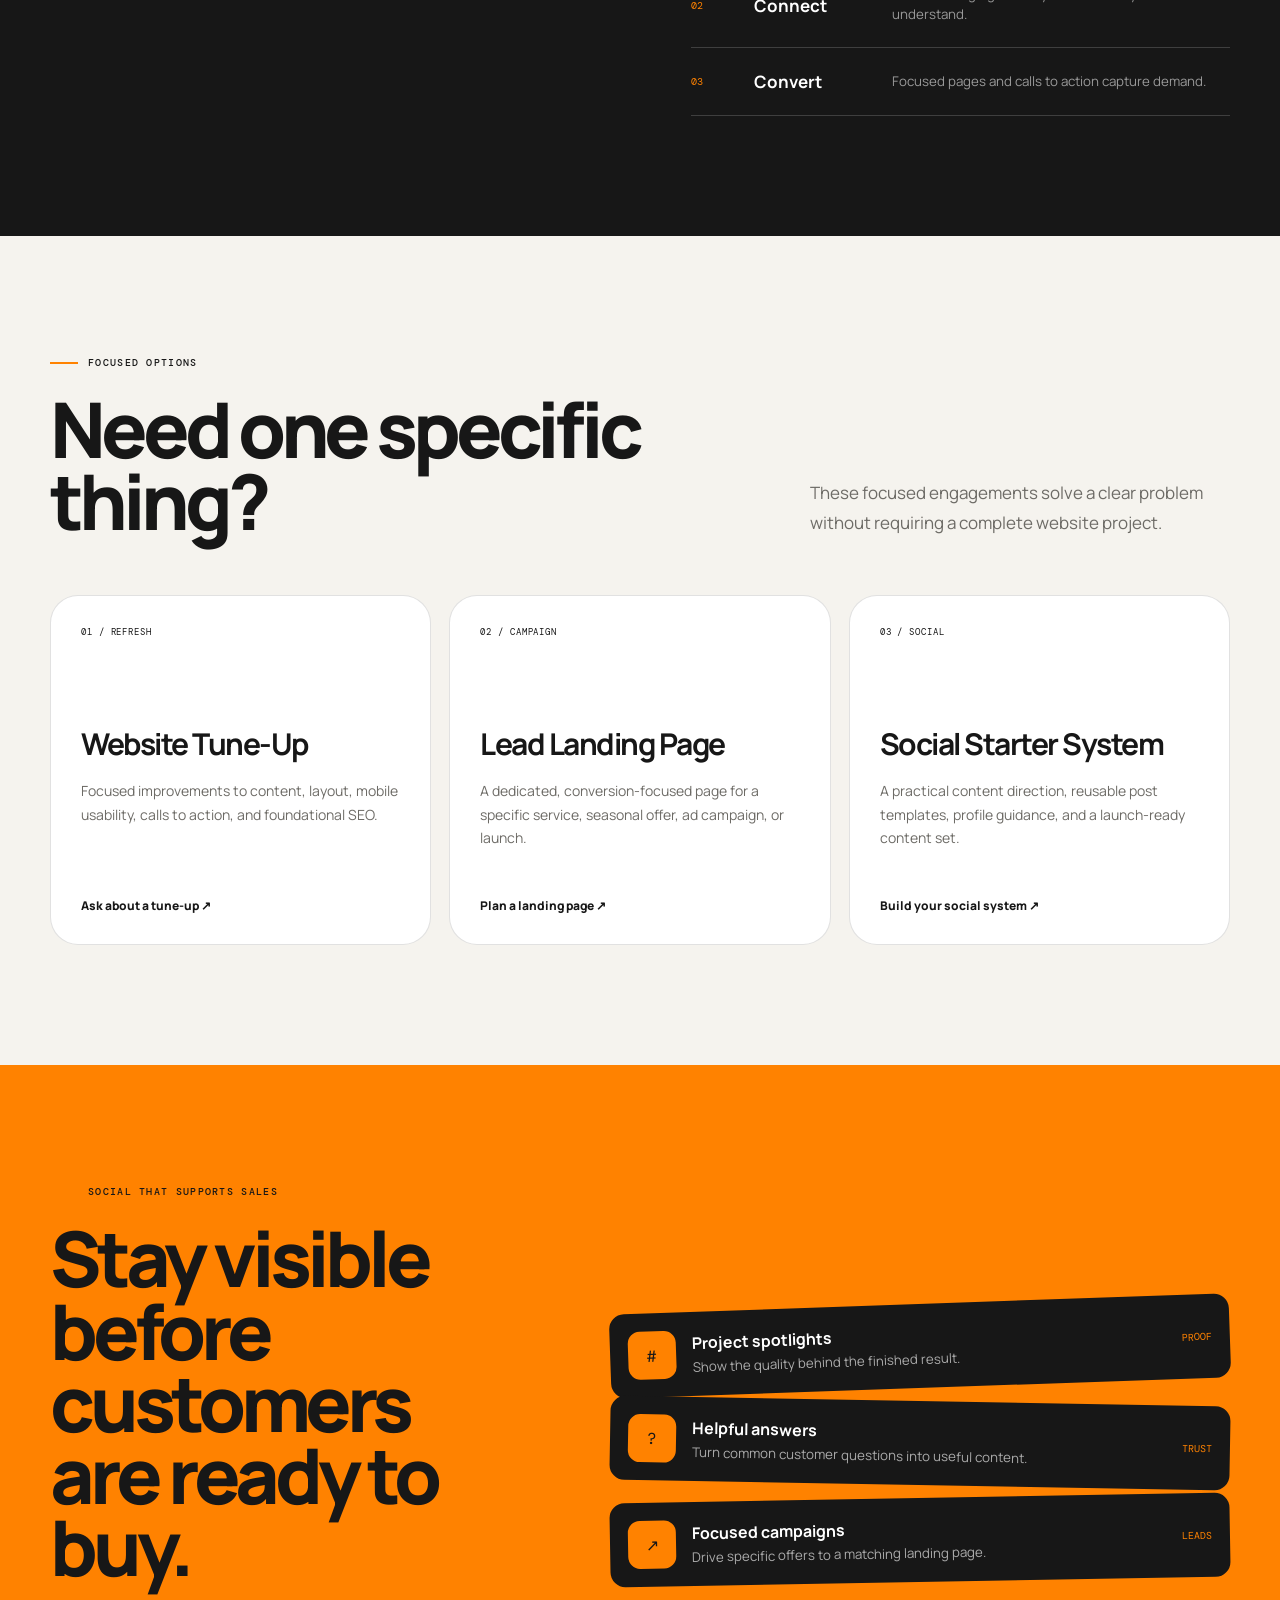
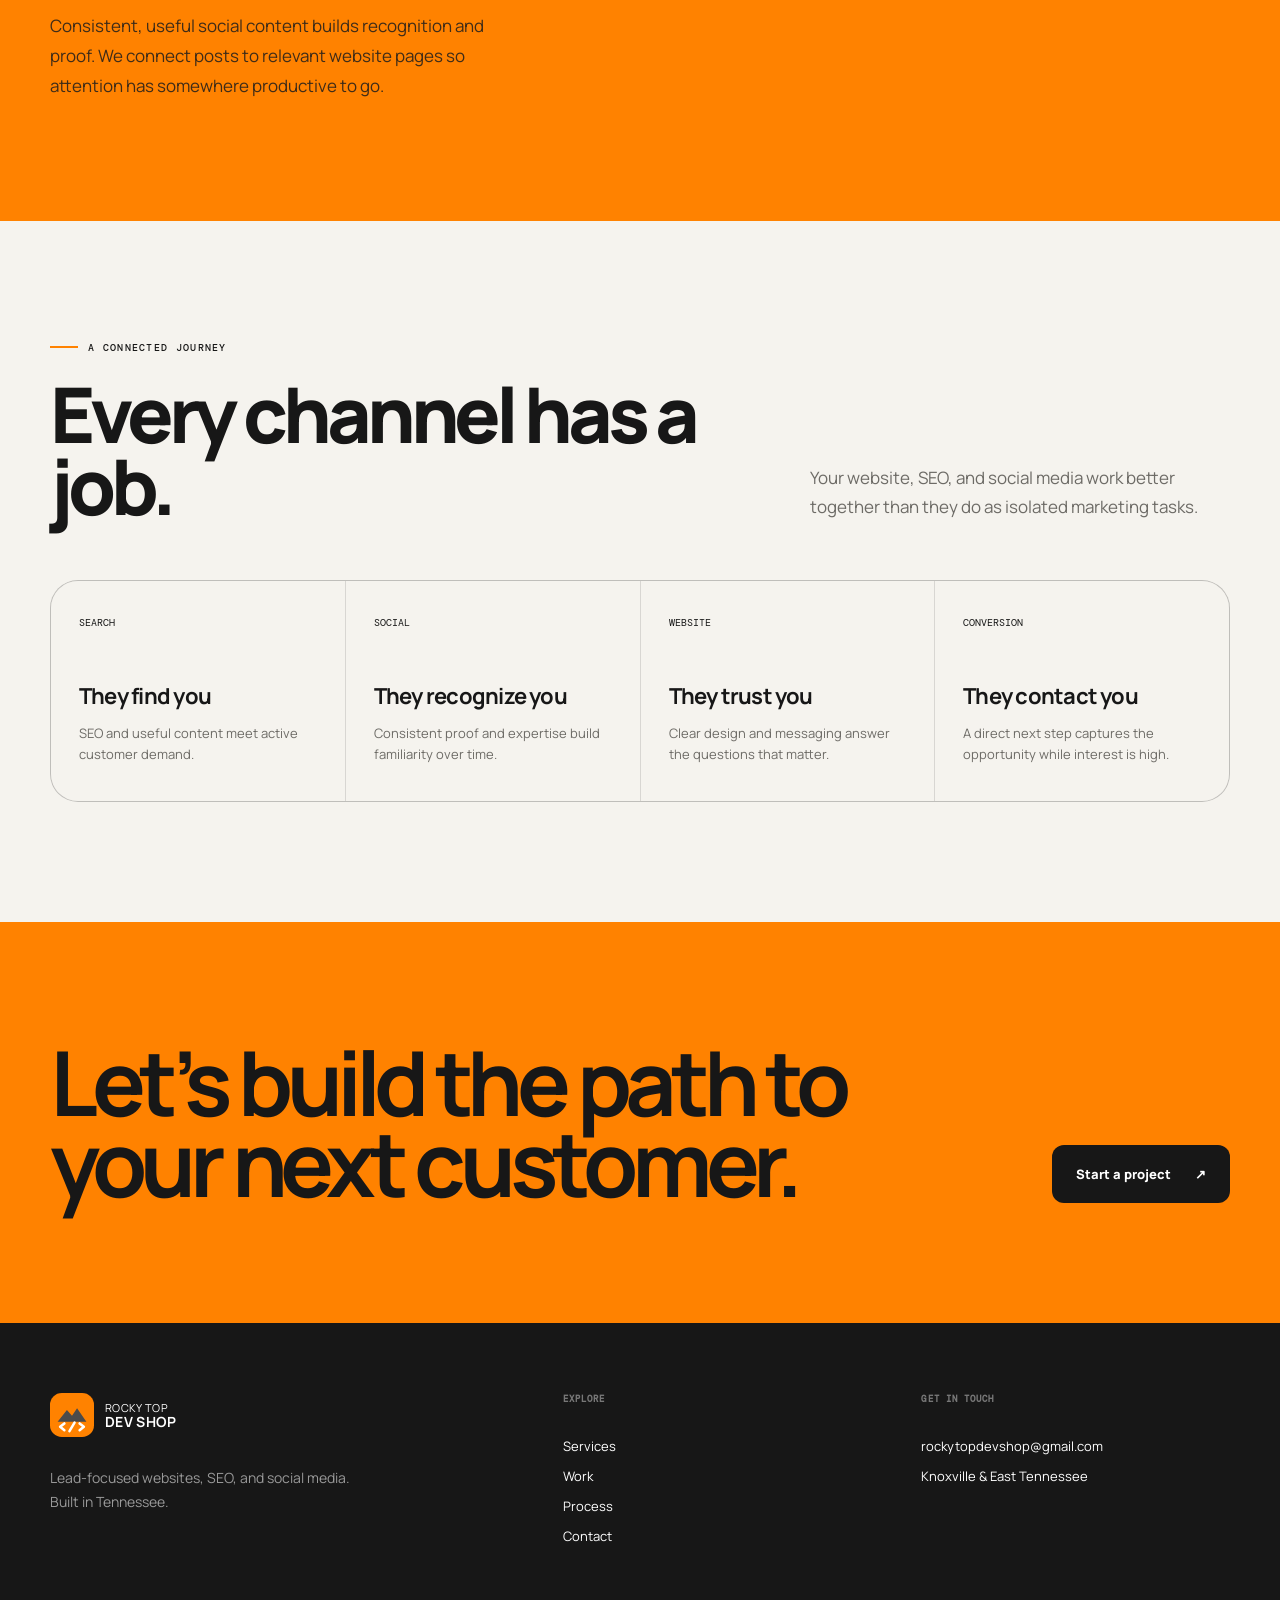
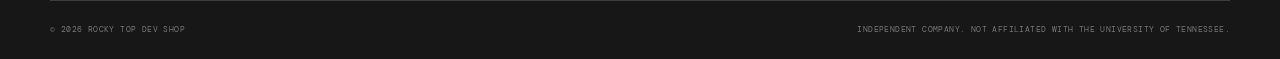
<file: services.html>
<!doctype html>
<html lang="en">
  <head>
    <script async src="https://www.googletagmanager.com/gtag/js?id=G-P6ESYTV3LG"></script>
    <script>
      window.dataLayer = window.dataLayer || [];
      function gtag(){dataLayer.push(arguments);}
      gtag('js', new Date());
      gtag('config', 'G-P6ESYTV3LG');
    </script>
    <meta charset="UTF-8" />
    <meta name="viewport" content="width=device-width, initial-scale=1.0" />
    <meta name="description" content="Explore lead-generation services from Rocky Top Dev Shop: web design, development, local SEO, landing pages, analytics, and social media marketing." />
    <meta name="robots" content="index, follow, max-image-preview:large" />
    <meta name="theme-color" content="#171717" />
    <link rel="canonical" href="https://rockytopdevshop.com/services.html" />
    <link rel="icon" href="/favicon.svg" type="image/svg+xml" />
    <meta property="og:type" content="website" /><meta property="og:site_name" content="Rocky Top Dev Shop" />
    <meta property="og:title" content="Web Design, SEO & Social Media Services | Rocky Top Dev Shop" />
    <meta property="og:description" content="Connected digital services designed to help your business attract attention and generate qualified leads." />
    <meta property="og:url" content="https://rockytopdevshop.com/services.html" />
    <meta property="og:image" content="https://rockytopdevshop.com/assets/rocky-top-dev-shop-social.jpg" />
    <meta name="twitter:card" content="summary_large_image" />
    <title>Web Design, SEO & Social Media Services | Rocky Top Dev Shop</title>
    <link rel="preconnect" href="https://fonts.googleapis.com" /><link rel="preconnect" href="https://fonts.gstatic.com" crossorigin />
    <link href="https://fonts.googleapis.com/css2?family=DM+Mono:wght@400;500&family=Manrope:wght@400;500;600;700;800&display=swap" rel="stylesheet" />
    <link rel="stylesheet" href="styles.css" /><script src="script.js" defer></script>
    <script type="application/ld+json">
      {
        "@context":"https://schema.org",
        "@type":"ItemList",
        "name":"Rocky Top Dev Shop Services",
        "url":"https://rockytopdevshop.com/services.html",
        "itemListElement":[
          {"@type":"ListItem","position":1,"item":{"@type":"Service","name":"The Focused Launch Website Package","description":"A strategic custom website for new and growing businesses.","provider":{"@id":"https://rockytopdevshop.com/#business"}}},
          {"@type":"ListItem","position":2,"item":{"@type":"Service","name":"The Lead Engine Website and SEO Package","description":"A conversion-focused website and local SEO foundation for established service businesses.","provider":{"@id":"https://rockytopdevshop.com/#business"}}},
          {"@type":"ListItem","position":3,"item":{"@type":"Service","name":"The Growth Partner SEO and Social Media Package","description":"Ongoing website, local SEO, content, and social media support.","provider":{"@id":"https://rockytopdevshop.com/#business"}}},
          {"@type":"ListItem","position":4,"item":{"@type":"Service","name":"Website Tune-Ups and Lead Landing Pages","provider":{"@id":"https://rockytopdevshop.com/#business"}}}
        ]
      }
    </script>
  </head>
  <body>
    <a class="skip-link" href="#main-content">Skip to content</a>
    <header class="site-header">
      <a class="brand" href="index.html" aria-label="Rocky Top Dev Shop home"><svg class="brand-mark" viewBox="0 0 52 52" aria-hidden="true"><rect width="52" height="52" rx="14" fill="#ff8200"/><path d="M9 34 20 20l6 7 6-9 11 16H9Z" fill="#4b4b4b"/><path d="m17 36-5 4 5 4M35 36l5 4-5 4" fill="none" stroke="#fff" stroke-width="3" stroke-linecap="round" stroke-linejoin="round"/><path d="m29 35-6 10" stroke="#fff" stroke-width="3" stroke-linecap="round"/></svg><span class="brand-name">Rocky Top<br /><strong>Dev Shop</strong></span></a>
      <button class="menu-toggle" type="button" aria-expanded="false" aria-controls="site-nav"><span></span><span></span><span class="sr-only">Toggle navigation</span></button>
      <nav id="site-nav" class="site-nav" aria-label="Main navigation"><a href="services.html" aria-current="page">Services</a><a href="work.html">Work</a><a href="process.html">Process</a><a class="nav-cta" href="contact.html">Start a project <span aria-hidden="true">↗</span></a></nav>
    </header>
    <main id="main-content">
      <section class="page-hero services-hero">
        <div class="shell page-hero-grid">
          <div>
            <p class="eyebrow eyebrow-light">Services built around growth</p>
            <h1 class="display">Choose the path to <span class="accent">more leads.</span></h1>
          </div>
          <div>
            <span class="page-number">01 / SERVICES</span>
            <p class="section-lede">Whether you need a strong first website, a complete lead-generation system, or ongoing digital marketing, every engagement is built around a clear business outcome.</p>
            <div class="hero-actions"><a class="button button-orange" href="#service-paths">Explore the options <span aria-hidden="true">↓</span></a></div>
          </div>
        </div>
      </section>

      <div class="ticker" aria-label="Services">
        <div class="ticker-track">
          <span>Strategy first</span><i>✦</i><span>Conversion focused</span><i>✦</i><span>Search ready</span><i>✦</i><span>Built for mobile</span><i>✦</i><span>Social connected</span><i>✦</i>
          <span>Strategy first</span><i>✦</i><span>Conversion focused</span><i>✦</i><span>Search ready</span><i>✦</i><span>Built for mobile</span><i>✦</i><span>Social connected</span><i>✦</i>
        </div>
      </div>

      <section id="service-paths" class="section package-section">
        <div class="shell">
          <div class="section-head">
            <div><p class="eyebrow">Three ways to work together</p><h2 class="section-title">Pick the level that fits where your business is now.</h2></div>
            <p class="section-lede">Each path has a clear purpose. We tailor the final scope after learning about your goals, customers, current marketing, and timeline.</p>
          </div>

          <div class="package-stack">
            <article class="package-card package-light">
              <div class="package-index"><span>01</span><small>FOUNDATION</small></div>
              <div class="package-main">
                <p class="package-kicker">For new and growing businesses</p>
                <h2>The Focused Launch</h2>
                <p>A polished, strategic website that gives your business a credible home online and a clear way for potential customers to contact you.</p>
                <div class="package-fit"><strong>Best fit if:</strong><span>You need to launch professionally, replace a basic DIY site, or finally give referrals somewhere impressive to land.</span></div>
              </div>
              <div class="package-includes">
                <h3>What’s included</h3>
                <ul>
                  <li>Strategy and page planning</li>
                  <li>Up to five custom pages</li>
                  <li>Responsive web design</li>
                  <li>Lead-focused contact form</li>
                  <li>Foundational on-page SEO</li>
                  <li>Analytics and social links</li>
                </ul>
                <a class="package-link" href="contact.html?service=New%20website">Start your launch <span aria-hidden="true">↗</span></a>
              </div>
            </article>

            <article class="package-card package-orange">
              <div class="package-index"><span>02</span><small>MOST POPULAR</small></div>
              <div class="package-main">
                <p class="package-kicker">For established service businesses</p>
                <h2>The Lead Engine</h2>
                <p>A complete website and search foundation designed to help qualified local customers find you, trust you, and take the next step.</p>
                <div class="package-fit"><strong>Best fit if:</strong><span>Your business is established, but your current site is dated, hard to find, or not producing enough calls and inquiries.</span></div>
              </div>
              <div class="package-includes">
                <h3>What’s included</h3>
                <ul>
                  <li>Business, audience, and competitor strategy</li>
                  <li>Custom multi-page website</li>
                  <li>Service and location page structure</li>
                  <li>Local SEO and structured data</li>
                  <li>Conversion copy guidance</li>
                  <li>Lead tracking and analytics</li>
                  <li>Launch content for social media</li>
                </ul>
                <a class="package-link" href="contact.html?service=Website%20redesign">Build your lead engine <span aria-hidden="true">↗</span></a>
              </div>
            </article>

            <article class="package-card package-dark">
              <div class="package-index"><span>03</span><small>ONGOING GROWTH</small></div>
              <div class="package-main">
                <p class="package-kicker">For businesses ready to stay visible</p>
                <h2>The Growth Partner</h2>
                <p>Ongoing website, SEO, and social media support that keeps your digital presence active, useful, and aligned with new business goals.</p>
                <div class="package-fit"><strong>Best fit if:</strong><span>You want a consistent partner to improve visibility, publish proof, support campaigns, and turn performance data into next steps.</span></div>
              </div>
              <div class="package-includes">
                <h3>What’s included</h3>
                <ul>
                  <li>Website updates and landing pages</li>
                  <li>Ongoing local SEO improvements</li>
                  <li>Content strategy and calendar</li>
                  <li>Social post design and copy</li>
                  <li>Project and service spotlights</li>
                  <li>Monthly performance reporting</li>
                </ul>
                <a class="package-link" href="contact.html?service=Website%20%2B%20marketing%20support">Become a growth partner <span aria-hidden="true">↗</span></a>
              </div>
            </article>
          </div>
        </div>
      </section>

      <section class="section strategy-section">
        <div class="shell strategy-grid">
          <div>
            <p class="eyebrow eyebrow-light">More than deliverables</p>
            <h2 class="section-title">Not just design. A system for getting chosen.</h2>
          </div>
          <div class="strategy-copy">
            <p>A website only works when the right people can find it, understand it, believe it, and act on it. That is why strategy, SEO, conversion structure, and social proof are built into the work—not treated as afterthoughts.</p>
            <div class="strategy-points">
              <div><span>01</span><strong>Attract</strong><small>Search and social create relevant attention.</small></div>
              <div><span>02</span><strong>Connect</strong><small>Clear messaging makes your value easy to understand.</small></div>
              <div><span>03</span><strong>Convert</strong><small>Focused pages and calls to action capture demand.</small></div>
            </div>
          </div>
        </div>
      </section>

      <section class="section">
        <div class="shell">
          <div class="section-head">
            <div><p class="eyebrow">Focused options</p><h2 class="section-title">Need one specific thing?</h2></div>
            <p class="section-lede">These focused engagements solve a clear problem without requiring a complete website project.</p>
          </div>
          <div class="quick-service-grid">
            <article class="quick-service"><span>01 / REFRESH</span><h3>Website Tune-Up</h3><p>Focused improvements to content, layout, mobile usability, calls to action, and foundational SEO.</p><a href="contact.html?service=Website%20redesign">Ask about a tune-up ↗</a></article>
            <article class="quick-service"><span>02 / CAMPAIGN</span><h3>Lead Landing Page</h3><p>A dedicated, conversion-focused page for a specific service, seasonal offer, ad campaign, or launch.</p><a href="contact.html?service=SEO%20and%20lead%20generation">Plan a landing page ↗</a></article>
            <article class="quick-service"><span>03 / SOCIAL</span><h3>Social Starter System</h3><p>A practical content direction, reusable post templates, profile guidance, and a launch-ready content set.</p><a href="contact.html?service=Social%20media%20marketing">Build your social system ↗</a></article>
          </div>
        </div>
      </section>

      <section class="section social-section">
        <div class="shell social-grid">
          <div><p class="eyebrow">Social that supports sales</p><h2 class="section-title">Stay visible before customers are ready to buy.</h2><p class="section-lede social-lede">Consistent, useful social content builds recognition and proof. We connect posts to relevant website pages so attention has somewhere productive to go.</p></div>
          <div class="social-stack"><div class="social-card"><span>#</span><div><strong>Project spotlights</strong><small>Show the quality behind the finished result.</small></div><span>PROOF</span></div><div class="social-card"><span>?</span><div><strong>Helpful answers</strong><small>Turn common customer questions into useful content.</small></div><span>TRUST</span></div><div class="social-card"><span>↗</span><div><strong>Focused campaigns</strong><small>Drive specific offers to a matching landing page.</small></div><span>LEADS</span></div></div>
        </div>
      </section>

      <section class="section">
        <div class="shell">
          <div class="section-head"><div><p class="eyebrow">A connected journey</p><h2 class="section-title">Every channel has a job.</h2></div><p class="section-lede">Your website, SEO, and social media work better together than they do as isolated marketing tasks.</p></div>
          <div class="lead-loop"><article class="lead-step"><span>SEARCH</span><h3>They find you</h3><p>SEO and useful content meet active customer demand.</p></article><article class="lead-step"><span>SOCIAL</span><h3>They recognize you</h3><p>Consistent proof and expertise build familiarity over time.</p></article><article class="lead-step"><span>WEBSITE</span><h3>They trust you</h3><p>Clear design and messaging answer the questions that matter.</p></article><article class="lead-step"><span>CONVERSION</span><h3>They contact you</h3><p>A direct next step captures the opportunity while interest is high.</p></article></div>
        </div>
      </section>
      <section class="section cta-band"><div class="shell cta-inner"><h2>Let’s build the path to your next customer.</h2><a class="button button-dark" href="contact.html">Start a project <span aria-hidden="true">↗</span></a></div></section>
    </main>
    <footer class="site-footer"><div class="shell"><div class="footer-grid"><div class="footer-brand-wrap"><a class="brand" href="index.html"><svg class="brand-mark" viewBox="0 0 52 52" aria-hidden="true"><rect width="52" height="52" rx="14" fill="#ff8200"/><path d="M9 34 20 20l6 7 6-9 11 16H9Z" fill="#4b4b4b"/><path d="m17 36-5 4 5 4M35 36l5 4-5 4" fill="none" stroke="#fff" stroke-width="3" stroke-linecap="round" stroke-linejoin="round"/><path d="m29 35-6 10" stroke="#fff" stroke-width="3" stroke-linecap="round"/></svg><span class="brand-name">Rocky Top<br/><strong>Dev Shop</strong></span></a><p class="footer-tagline">Lead-focused websites, SEO, and social media. Built in Tennessee.</p></div><div class="footer-column"><h3>Explore</h3><a href="services.html">Services</a><a href="work.html">Work</a><a href="process.html">Process</a><a href="contact.html">Contact</a></div><div class="footer-column"><h3>Get in touch</h3><a href="mailto:rockytopdevshop@gmail.com">rockytopdevshop@gmail.com</a><span>Knoxville & East Tennessee</span></div></div><div class="footer-bottom"><span>© <span data-year></span> Rocky Top Dev Shop</span><span>Independent company. Not affiliated with the University of Tennessee.</span></div></div></footer>
  </body>
</html>
</file>
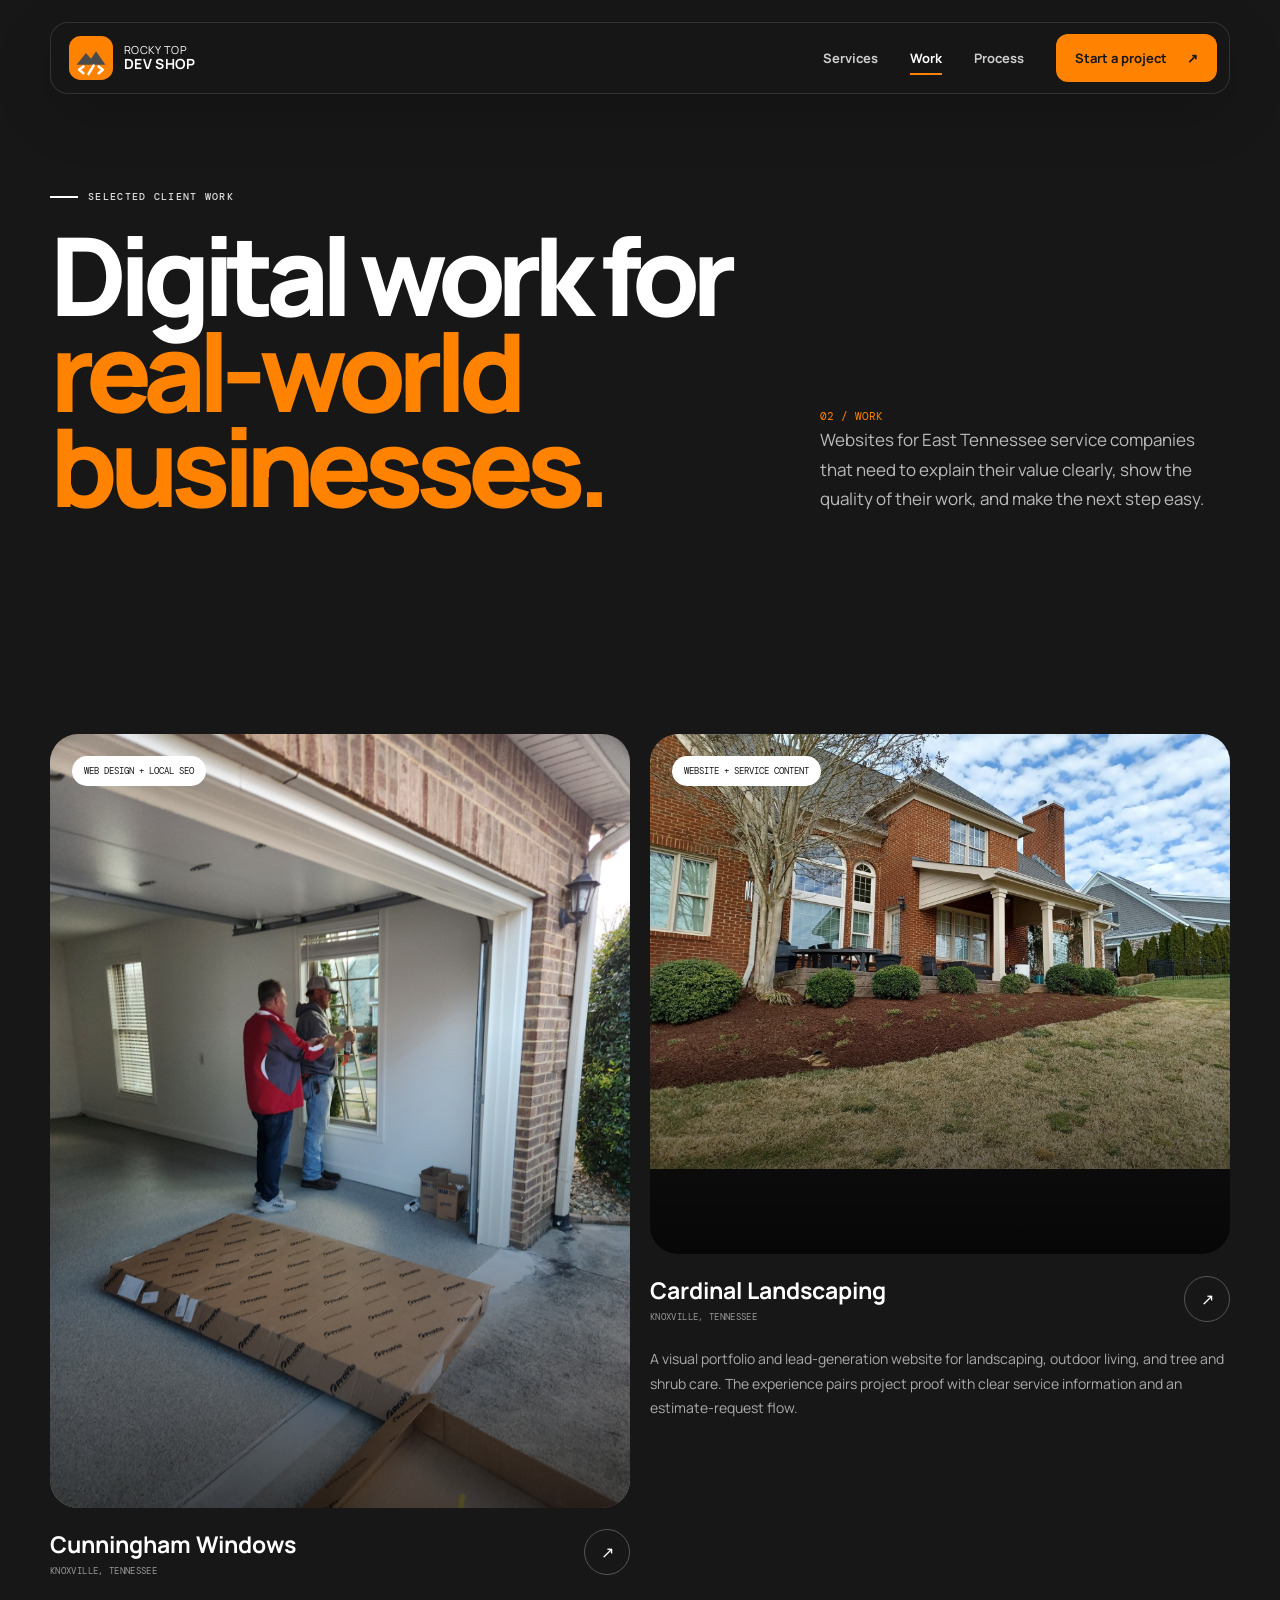
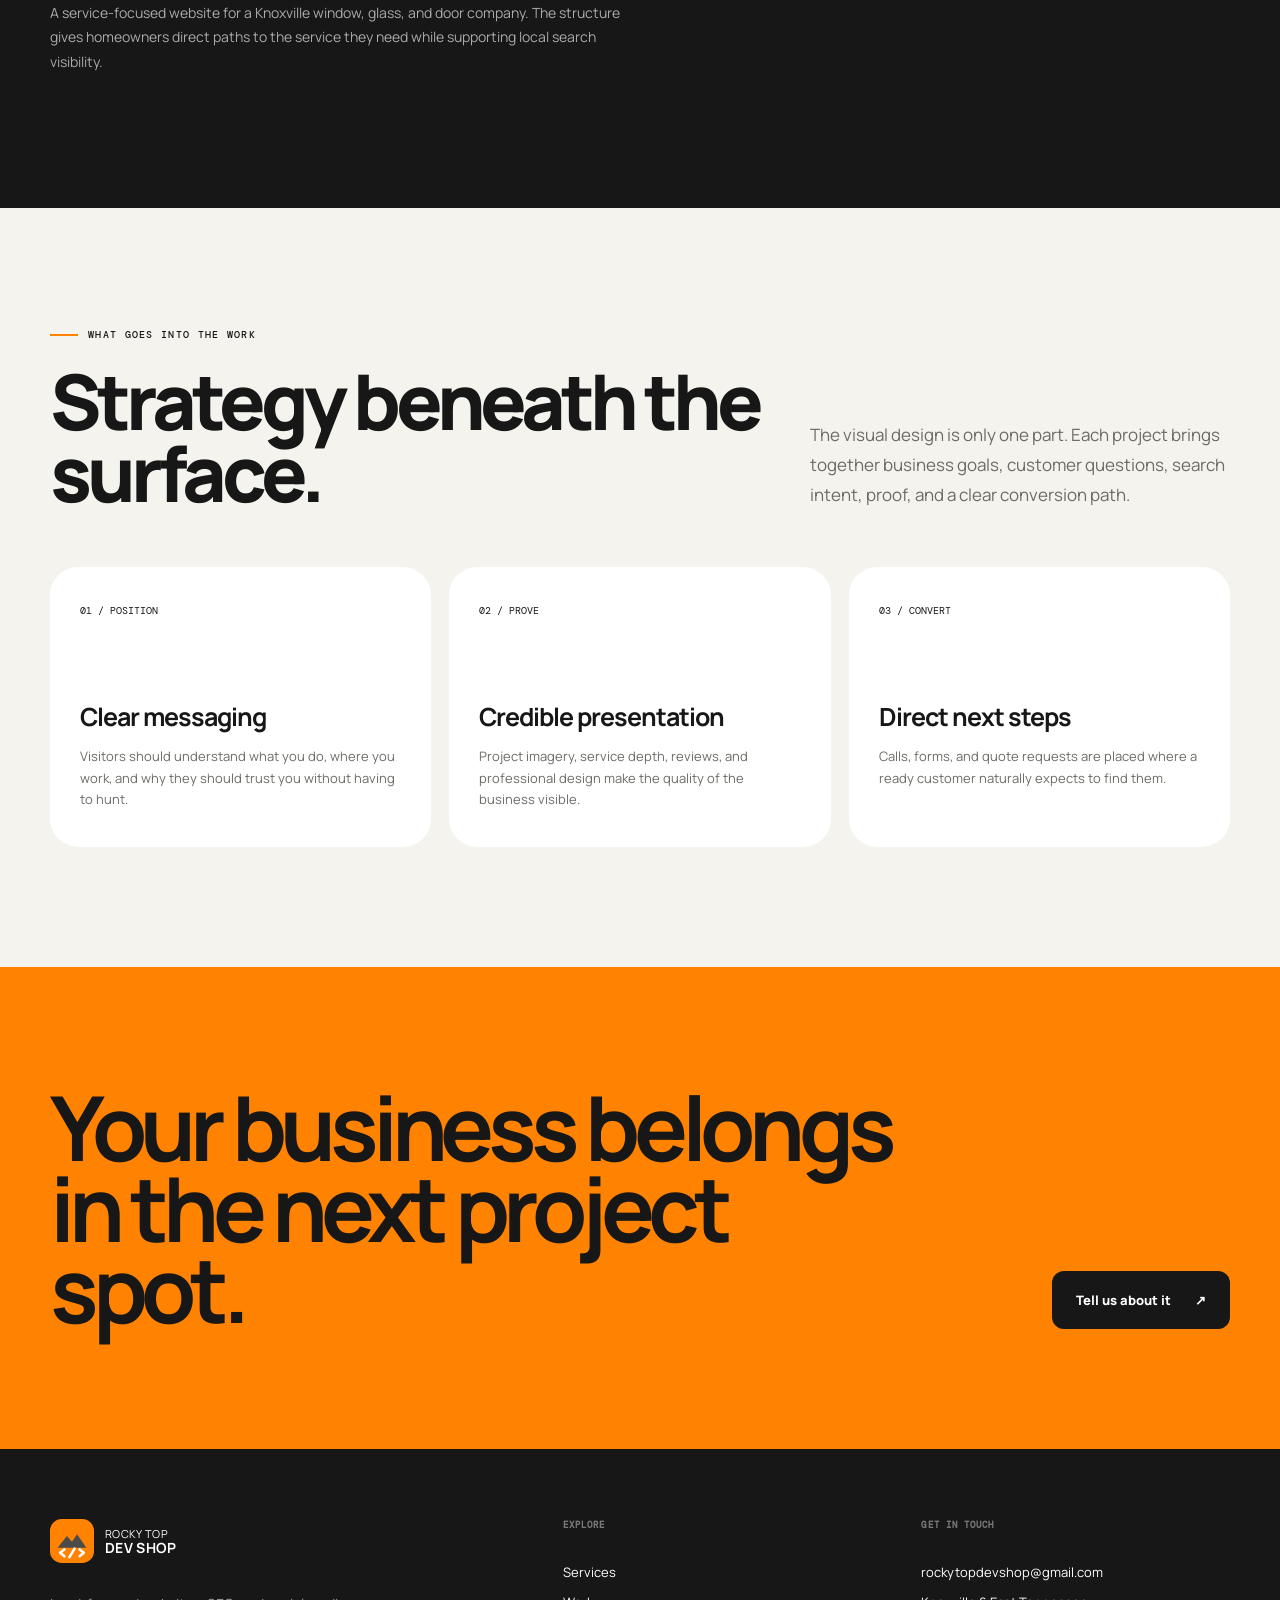
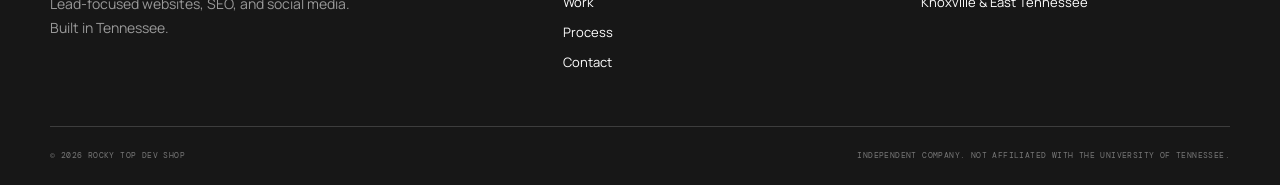
<file: work.html>
<!doctype html>
<html lang="en">
  <head>
    <script async src="https://www.googletagmanager.com/gtag/js?id=G-P6ESYTV3LG"></script>
    <script>
      window.dataLayer = window.dataLayer || [];
      function gtag(){dataLayer.push(arguments);}
      gtag('js', new Date());
      gtag('config', 'G-P6ESYTV3LG');
    </script>
    <meta charset="UTF-8" /><meta name="viewport" content="width=device-width, initial-scale=1.0" />
    <meta name="description" content="View lead-focused websites by Rocky Top Dev Shop for Knoxville and East Tennessee service businesses, including Cunningham Windows and Cardinal Landscaping." />
    <meta name="robots" content="index, follow, max-image-preview:large" /><meta name="theme-color" content="#171717" />
    <link rel="canonical" href="https://rockytopdevshop.com/work.html" /><link rel="icon" href="/favicon.svg" type="image/svg+xml" />
    <meta property="og:type" content="website" /><meta property="og:site_name" content="Rocky Top Dev Shop" /><meta property="og:title" content="Website Design Portfolio | Rocky Top Dev Shop" /><meta property="og:description" content="Real websites built to help East Tennessee service businesses get found and generate leads." /><meta property="og:url" content="https://rockytopdevshop.com/work.html" /><meta property="og:image" content="https://rockytopdevshop.com/assets/rocky-top-dev-shop-social.jpg" /><meta name="twitter:card" content="summary_large_image" />
    <title>Website Design Portfolio | Rocky Top Dev Shop</title>
    <link rel="preconnect" href="https://fonts.googleapis.com" /><link rel="preconnect" href="https://fonts.gstatic.com" crossorigin /><link href="https://fonts.googleapis.com/css2?family=DM+Mono:wght@400;500&family=Manrope:wght@400;500;600;700;800&display=swap" rel="stylesheet" /><link rel="stylesheet" href="styles.css" /><script src="script.js" defer></script>
  </head>
  <body>
    <a class="skip-link" href="#main-content">Skip to content</a>
    <header class="site-header"><a class="brand" href="index.html" aria-label="Rocky Top Dev Shop home"><svg class="brand-mark" viewBox="0 0 52 52" aria-hidden="true"><rect width="52" height="52" rx="14" fill="#ff8200"/><path d="M9 34 20 20l6 7 6-9 11 16H9Z" fill="#4b4b4b"/><path d="m17 36-5 4 5 4M35 36l5 4-5 4" fill="none" stroke="#fff" stroke-width="3" stroke-linecap="round" stroke-linejoin="round"/><path d="m29 35-6 10" stroke="#fff" stroke-width="3" stroke-linecap="round"/></svg><span class="brand-name">Rocky Top<br/><strong>Dev Shop</strong></span></a><button class="menu-toggle" type="button" aria-expanded="false" aria-controls="site-nav"><span></span><span></span><span class="sr-only">Toggle navigation</span></button><nav id="site-nav" class="site-nav" aria-label="Main navigation"><a href="services.html">Services</a><a href="work.html" aria-current="page">Work</a><a href="process.html">Process</a><a class="nav-cta" href="contact.html">Start a project <span aria-hidden="true">↗</span></a></nav></header>
    <main id="main-content">
      <section class="page-hero"><div class="shell page-hero-grid"><div><p class="eyebrow eyebrow-light">Selected client work</p><h1 class="display">Digital work for <span class="accent">real-world businesses.</span></h1></div><div><span class="page-number">02 / WORK</span><p class="section-lede">Websites for East Tennessee service companies that need to explain their value clearly, show the quality of their work, and make the next step easy.</p></div></div></section>
      <section class="section featured-work"><div class="shell"><div class="work-grid">
        <article><a class="project-link" href="https://www.cunninghamwindowstn.com/" target="_blank" rel="noopener noreferrer"><div class="project-media"><img src="assets/portfolio/cunningham-windows.jpg" alt="Cunningham Windows replacement window project in Knoxville" width="1800" height="1350" /><span class="project-chip">Web design + local SEO</span></div><div class="project-caption"><div><h3>Cunningham Windows</h3><p>Knoxville, Tennessee</p></div><span class="circle-arrow" aria-hidden="true">↗</span></div></a><div class="section-lede" style="margin-top:24px;color:#aaa;font-size:14px"><p>A service-focused website for a Knoxville window, glass, and door company. The structure gives homeowners direct paths to the service they need while supporting local search visibility.</p></div></article>
        <article><a class="project-link" href="https://cardinaltreeserviceknox.com/" target="_blank" rel="noopener noreferrer"><div class="project-media"><img src="assets/portfolio/cardinal-landscaping.jpg" alt="Cardinal Landscaping outdoor living project in Knoxville" width="1800" height="1350" /><span class="project-chip">Website + service content</span></div><div class="project-caption"><div><h3>Cardinal Landscaping</h3><p>Knoxville, Tennessee</p></div><span class="circle-arrow" aria-hidden="true">↗</span></div></a><div class="section-lede" style="margin-top:24px;color:#aaa;font-size:14px"><p>A visual portfolio and lead-generation website for landscaping, outdoor living, and tree and shrub care. The experience pairs project proof with clear service information and an estimate-request flow.</p></div></article>
      </div></div></section>
      <section class="section"><div class="shell"><div class="section-head"><div><p class="eyebrow">What goes into the work</p><h2 class="section-title">Strategy beneath the surface.</h2></div><p class="section-lede">The visual design is only one part. Each project brings together business goals, customer questions, search intent, proof, and a clear conversion path.</p></div><div class="expect-grid"><article class="expect-card"><span>01 / POSITION</span><h3>Clear messaging</h3><p>Visitors should understand what you do, where you work, and why they should trust you without having to hunt.</p></article><article class="expect-card"><span>02 / PROVE</span><h3>Credible presentation</h3><p>Project imagery, service depth, reviews, and professional design make the quality of the business visible.</p></article><article class="expect-card"><span>03 / CONVERT</span><h3>Direct next steps</h3><p>Calls, forms, and quote requests are placed where a ready customer naturally expects to find them.</p></article></div></div></section>
      <section class="section cta-band"><div class="shell cta-inner"><h2>Your business belongs in the next project spot.</h2><a class="button button-dark" href="contact.html">Tell us about it <span aria-hidden="true">↗</span></a></div></section>
    </main>
    <footer class="site-footer"><div class="shell"><div class="footer-grid"><div class="footer-brand-wrap"><a class="brand" href="index.html"><svg class="brand-mark" viewBox="0 0 52 52" aria-hidden="true"><rect width="52" height="52" rx="14" fill="#ff8200"/><path d="M9 34 20 20l6 7 6-9 11 16H9Z" fill="#4b4b4b"/><path d="m17 36-5 4 5 4M35 36l5 4-5 4" fill="none" stroke="#fff" stroke-width="3" stroke-linecap="round" stroke-linejoin="round"/><path d="m29 35-6 10" stroke="#fff" stroke-width="3" stroke-linecap="round"/></svg><span class="brand-name">Rocky Top<br/><strong>Dev Shop</strong></span></a><p class="footer-tagline">Lead-focused websites, SEO, and social media. Built in Tennessee.</p></div><div class="footer-column"><h3>Explore</h3><a href="services.html">Services</a><a href="work.html">Work</a><a href="process.html">Process</a><a href="contact.html">Contact</a></div><div class="footer-column"><h3>Get in touch</h3><a href="mailto:rockytopdevshop@gmail.com">rockytopdevshop@gmail.com</a><span>Knoxville & East Tennessee</span></div></div><div class="footer-bottom"><span>© <span data-year></span> Rocky Top Dev Shop</span><span>Independent company. Not affiliated with the University of Tennessee.</span></div></div></footer>
  </body>
</html>
</file>
<file: styles.css>
:root {
  --orange: #ff8200;
  --orange-deep: #d95f00;
  --orange-soft: #fff0df;
  --ink: #171717;
  --ink-soft: #292929;
  --paper: #f5f3ee;
  --white: #fff;
  --muted: #6d6b66;
  --line: rgba(23, 23, 23, .13);
  --sans: "Manrope", sans-serif;
  --mono: "DM Mono", monospace;
  --radius: 28px;
}

* { box-sizing: border-box; }
html { scroll-behavior: smooth; }
body {
  margin: 0;
  overflow-x: hidden;
  background: var(--paper);
  color: var(--ink);
  font-family: var(--sans);
  -webkit-font-smoothing: antialiased;
}
body.menu-open { overflow: hidden; }
img { display: block; max-width: 100%; }
a { color: inherit; text-decoration: none; }
button, input, select, textarea { font: inherit; }
button { color: inherit; }
.sr-only {
  position: absolute;
  width: 1px;
  height: 1px;
  padding: 0;
  margin: -1px;
  overflow: hidden;
  clip: rect(0, 0, 0, 0);
  white-space: nowrap;
  border: 0;
}
.skip-link {
  position: fixed;
  z-index: 100;
  top: 12px;
  left: 12px;
  padding: 10px 16px;
  background: var(--orange);
  color: var(--ink);
  font-weight: 800;
  transform: translateY(-150%);
}
.skip-link:focus { transform: translateY(0); }

.site-header {
  position: absolute;
  z-index: 20;
  top: 22px;
  left: 50%;
  display: flex;
  width: min(1180px, calc(100% - 40px));
  min-height: 72px;
  align-items: center;
  justify-content: space-between;
  padding: 10px 12px 10px 18px;
  border: 1px solid rgba(255, 255, 255, .12);
  border-radius: 18px;
  background: rgba(23, 23, 23, .92);
  box-shadow: 0 18px 60px rgba(0, 0, 0, .16);
  color: var(--white);
  transform: translateX(-50%);
  backdrop-filter: blur(16px);
}
.brand { display: inline-flex; align-items: center; gap: 11px; }
.brand-mark { width: 44px; height: 44px; flex: 0 0 auto; }
.brand-name { font-size: 11px; line-height: 1.1; letter-spacing: .03em; text-transform: uppercase; }
.brand-name strong { font-size: 14px; }
.site-nav { display: flex; align-items: center; gap: clamp(18px, 2.5vw, 38px); font-size: 13px; font-weight: 700; }
.site-nav > a:not(.nav-cta) { position: relative; color: #cfcfcf; }
.site-nav > a:not(.nav-cta):hover, .site-nav > a[aria-current="page"] { color: var(--white); }
.site-nav > a[aria-current="page"]::after {
  position: absolute;
  right: 0;
  bottom: -8px;
  left: 0;
  height: 2px;
  background: var(--orange);
  content: "";
}
.nav-cta {
  display: inline-flex;
  min-height: 48px;
  align-items: center;
  gap: 20px;
  padding: 0 19px;
  border-radius: 12px;
  background: var(--orange);
  color: var(--ink);
}
.nav-cta span, .button span, .arrow-link span { transition: transform 180ms ease; }
.nav-cta:hover span, .button:hover span, .arrow-link:hover span { transform: translate(3px, -3px); }
.menu-toggle { display: none; border: 0; background: transparent; }

.shell { width: min(1180px, calc(100% - 48px)); margin-inline: auto; }
.section { padding: 120px 0; }
.section-tight { padding: 80px 0; }
.eyebrow {
  display: flex;
  align-items: center;
  gap: 10px;
  margin: 0 0 24px;
  font-family: var(--mono);
  font-size: 10px;
  font-weight: 500;
  letter-spacing: .13em;
  text-transform: uppercase;
}
.eyebrow::before { width: 28px; height: 2px; background: var(--orange); content: ""; }
.eyebrow-light::before { background: var(--white); }
.eyebrow-light { color: #ddd; }
.display {
  max-width: 1040px;
  margin: 0;
  font-size: clamp(58px, 8.5vw, 126px);
  font-weight: 800;
  letter-spacing: -.075em;
  line-height: .88;
}
.display .accent { color: var(--orange); }
.section-title {
  max-width: 780px;
  margin: 0;
  font-size: clamp(44px, 6vw, 80px);
  font-weight: 800;
  letter-spacing: -.065em;
  line-height: .94;
}
.section-lede { max-width: 600px; margin: 0; color: var(--muted); font-size: 17px; line-height: 1.75; }
.section-head { display: flex; align-items: end; justify-content: space-between; gap: 50px; margin-bottom: 58px; }
.section-head > div { max-width: 750px; }
.section-head .section-lede { max-width: 420px; }
.button {
  display: inline-flex;
  min-height: 58px;
  align-items: center;
  justify-content: center;
  gap: 24px;
  padding: 0 24px;
  border: 0;
  border-radius: 12px;
  cursor: pointer;
  font-size: 13px;
  font-weight: 800;
  transition: transform 180ms ease, background 180ms ease;
}
.button:hover { transform: translateY(-2px); }
.button-orange { background: var(--orange); color: var(--ink); }
.button-orange:hover { background: #ed7800; }
.button-dark { background: var(--ink); color: var(--white); }
.button-outline { border: 1px solid rgba(255,255,255,.36); color: var(--white); }
.button-outline:hover { background: rgba(255,255,255,.08); }
.hero-actions { display: flex; flex-wrap: wrap; gap: 12px; margin-top: 38px; }
.arrow-link { display: inline-flex; align-items: center; gap: 20px; border-bottom: 1px solid currentColor; font-size: 13px; font-weight: 800; line-height: 2.2; }

.home-hero {
  position: relative;
  min-height: 840px;
  overflow: hidden;
  padding: 190px 0 96px;
  background: var(--ink);
  color: var(--white);
}
.home-hero::before {
  position: absolute;
  top: -12%;
  right: -10%;
  width: 58vw;
  height: 58vw;
  border-radius: 50%;
  background: radial-gradient(circle at 42% 42%, var(--orange) 0 34%, transparent 34.5%);
  opacity: .98;
  content: "";
}
.home-hero::after {
  position: absolute;
  right: -4%;
  bottom: -17%;
  width: 56%;
  height: 58%;
  background: #303030;
  clip-path: polygon(0 72%, 19% 35%, 33% 56%, 52% 10%, 72% 52%, 84% 30%, 100% 58%, 100% 100%, 0 100%);
  content: "";
}
.hero-grid { position: relative; z-index: 2; display: grid; grid-template-columns: 1.05fr .95fr; gap: 7vw; align-items: end; }
.hero-copy { padding-top: 60px; }
.hero-copy .section-lede { max-width: 660px; margin-top: 34px; color: #c4c4c4; font-size: clamp(17px, 1.6vw, 21px); }
.hero-panel {
  position: relative;
  z-index: 3;
  display: grid;
  min-height: 430px;
  align-content: space-between;
  padding: 30px;
  border: 1px solid rgba(255, 255, 255, .18);
  border-radius: var(--radius);
  background: rgba(255, 255, 255, .09);
  box-shadow: 0 30px 80px rgba(0,0,0,.28);
  backdrop-filter: blur(15px);
}
.panel-top { display: flex; align-items: center; justify-content: space-between; font-family: var(--mono); font-size: 10px; letter-spacing: .08em; }
.status-dot { display: inline-flex; align-items: center; gap: 8px; }
.status-dot::before { width: 8px; height: 8px; border-radius: 50%; background: #71e182; box-shadow: 0 0 0 5px rgba(113,225,130,.14); content: ""; }
.metric-stack { display: grid; gap: 12px; }
.metric {
  display: grid;
  grid-template-columns: auto 1fr auto;
  gap: 16px;
  align-items: center;
  padding: 18px;
  border-radius: 15px;
  background: rgba(23,23,23,.75);
}
.metric-icon { display: grid; width: 42px; height: 42px; place-items: center; border-radius: 10px; background: var(--orange); color: var(--ink); font-family: var(--mono); font-weight: 800; }
.metric strong, .metric small { display: block; }
.metric strong { font-size: 13px; }
.metric small { margin-top: 4px; color: #aaa; font-size: 10px; }
.metric > span:last-child { color: var(--orange); font-family: var(--mono); font-size: 11px; }
.hero-trust { display: flex; gap: 30px; margin-top: 60px; color: #aaa; font-family: var(--mono); font-size: 10px; letter-spacing: .07em; text-transform: uppercase; }
.hero-trust span { display: flex; align-items: center; gap: 8px; }
.hero-trust span::before { color: var(--orange); content: "✦"; }

.ticker { overflow: hidden; padding: 17px 0; border-bottom: 1px solid var(--line); background: var(--orange); }
.ticker-track { display: flex; width: max-content; gap: 24px; align-items: center; animation: ticker 25s linear infinite; }
.ticker span { font-size: 13px; font-weight: 800; letter-spacing: .08em; text-transform: uppercase; }
.ticker i { font-style: normal; }
@keyframes ticker { to { transform: translateX(-50%); } }

.bento-grid { display: grid; grid-template-columns: repeat(12, 1fr); gap: 18px; }
.bento-card {
  position: relative;
  min-height: 330px;
  overflow: hidden;
  padding: 32px;
  border: 1px solid var(--line);
  border-radius: var(--radius);
  background: var(--white);
}
.bento-card h3 { max-width: 420px; margin: 0 0 14px; font-size: clamp(27px, 3vw, 40px); letter-spacing: -.045em; line-height: 1; }
.bento-card p { max-width: 460px; margin: 0; color: var(--muted); font-size: 14px; line-height: 1.7; }
.bento-card ul { display: grid; gap: 10px; margin: 30px 0 0; padding: 0; list-style: none; font-family: var(--mono); font-size: 10px; }
.bento-card li::before { margin-right: 9px; color: var(--orange-deep); content: "↗"; }
.bento-large { grid-column: span 7; }
.bento-small { grid-column: span 5; }
.bento-half { grid-column: span 6; }
.bento-dark { background: var(--ink); color: var(--white); }
.bento-dark p { color: #aaa; }
.bento-orange { background: var(--orange); }
.bento-orange p { color: #3f2c18; }
.card-number { position: absolute; top: 30px; right: 30px; font-family: var(--mono); font-size: 10px; }
.card-symbol { display: grid; width: 56px; height: 56px; margin-bottom: 68px; place-items: center; border: 1px solid currentColor; border-radius: 50%; font-family: var(--mono); font-size: 17px; }
.lead-loop {
  display: grid;
  grid-template-columns: repeat(4, 1fr);
  gap: 1px;
  overflow: hidden;
  border: 1px solid var(--line);
  border-radius: var(--radius);
  background: var(--line);
}
.lead-step { min-height: 220px; padding: 28px; background: var(--paper); }
.lead-step span { font-family: var(--mono); font-size: 10px; }
.lead-step h3 { margin: 50px 0 12px; font-size: 22px; letter-spacing: -.035em; }
.lead-step p { margin: 0; color: var(--muted); font-size: 13px; line-height: 1.65; }

.featured-work { background: var(--ink); color: var(--white); }
.work-grid { display: grid; grid-template-columns: 1fr 1fr; gap: 48px 20px; }
.project-link { display: block; }
.project-media { position: relative; min-height: 520px; overflow: hidden; border-radius: var(--radius); }
.project-media::after { position: absolute; inset: 0; background: linear-gradient(0deg, rgba(0,0,0,.7), transparent 62%); content: ""; }
.project-media img { width: 100%; height: 100%; object-fit: cover; transition: transform 600ms ease; }
.project-link:hover .project-media img { transform: scale(1.035); }
.project-chip { position: absolute; z-index: 2; top: 22px; left: 22px; padding: 9px 12px; border-radius: 999px; background: var(--white); color: var(--ink); font-family: var(--mono); font-size: 9px; text-transform: uppercase; }
.project-caption { display: flex; align-items: center; justify-content: space-between; gap: 20px; padding-top: 20px; }
.project-caption h3 { margin: 0 0 5px; font-size: 23px; }
.project-caption p { margin: 0; color: #999; font-family: var(--mono); font-size: 9px; letter-spacing: .04em; text-transform: uppercase; }
.circle-arrow { display: grid; width: 46px; height: 46px; flex: 0 0 auto; place-items: center; border: 1px solid #555; border-radius: 50%; transition: background 180ms ease, color 180ms ease; }
.project-link:hover .circle-arrow { background: var(--orange); color: var(--ink); }

.proof-strip { display: grid; grid-template-columns: repeat(3, 1fr); border: 1px solid var(--line); border-radius: var(--radius); }
.proof { min-height: 230px; padding: 34px; border-right: 1px solid var(--line); }
.proof:last-child { border-right: 0; }
.proof strong { display: block; color: var(--orange-deep); font-size: clamp(45px, 6vw, 76px); letter-spacing: -.07em; }
.proof span { display: block; max-width: 230px; margin-top: 18px; color: var(--muted); font-size: 13px; line-height: 1.6; }

.page-hero { padding: 190px 0 100px; background: var(--ink); color: var(--white); }
.page-hero .display { max-width: 1120px; }
.page-hero-grid { display: grid; grid-template-columns: 1fr minmax(280px, 410px); gap: 70px; align-items: end; }
.page-hero .section-lede { color: #bbb; }
.page-number { color: var(--orange); font-family: var(--mono); font-size: 11px; }

.services-hero { position: relative; overflow: hidden; }
.services-hero::after {
  position: absolute;
  top: -280px;
  right: -180px;
  width: 620px;
  height: 620px;
  border: 120px solid rgba(255, 130, 0, .12);
  border-radius: 50%;
  content: "";
}
.services-hero .shell { position: relative; z-index: 1; }

.package-section { background: #ece9e2; }
.package-stack { display: grid; gap: 22px; }
.package-card {
  display: grid;
  grid-template-columns: 120px minmax(0, 1.05fr) minmax(360px, .95fr);
  gap: 38px;
  align-items: start;
  min-height: 510px;
  padding: 38px;
  border-radius: 32px;
  box-shadow: 0 20px 60px rgba(23, 23, 23, .08);
}
.package-light { background: var(--white); color: var(--ink); }
.package-orange { background: var(--orange); color: var(--ink); }
.package-dark { background: var(--ink); color: var(--white); }
.package-index { display: flex; min-height: 100%; flex-direction: column; justify-content: space-between; }
.package-index span { font-size: clamp(52px, 6vw, 82px); font-weight: 800; letter-spacing: -.08em; line-height: .9; }
.package-index small { font-family: var(--mono); font-size: 9px; letter-spacing: .12em; writing-mode: vertical-rl; transform: rotate(180deg); }
.package-kicker { margin: 0 0 60px; font-family: var(--mono); font-size: 9px; letter-spacing: .11em; text-transform: uppercase; }
.package-main h2 { max-width: 550px; margin: 0 0 20px; font-size: clamp(45px, 5.5vw, 75px); letter-spacing: -.07em; line-height: .9; }
.package-main > p { max-width: 590px; margin: 0; color: var(--muted); font-size: 16px; line-height: 1.75; }
.package-dark .package-main > p { color: #aaa; }
.package-orange .package-main > p { color: #4c3116; }
.package-fit { max-width: 600px; margin-top: 48px; padding-top: 20px; border-top: 1px solid currentColor; font-size: 13px; line-height: 1.65; }
.package-fit strong, .package-fit span { display: block; }
.package-fit strong { margin-bottom: 7px; font-family: var(--mono); font-size: 9px; letter-spacing: .1em; text-transform: uppercase; }
.package-includes { align-self: stretch; padding: 28px; border-radius: 20px; background: rgba(245, 243, 238, .8); color: var(--ink); }
.package-orange .package-includes { background: rgba(255, 255, 255, .72); }
.package-dark .package-includes { background: #292929; color: var(--white); }
.package-includes h3 { margin: 0 0 22px; font-size: 20px; letter-spacing: -.035em; }
.package-includes ul { display: grid; gap: 13px; margin: 0; padding: 0; list-style: none; font-size: 13px; }
.package-includes li { display: flex; gap: 9px; line-height: 1.45; }
.package-includes li::before { color: var(--orange-deep); content: "✦"; }
.package-dark .package-includes li::before { color: var(--orange); }
.package-link { display: flex; align-items: center; justify-content: space-between; gap: 20px; margin-top: 30px; padding-top: 20px; border-top: 1px solid rgba(23, 23, 23, .18); font-size: 12px; font-weight: 800; text-transform: uppercase; }
.package-dark .package-link { border-color: #4a4a4a; }
.package-link:hover span { transform: translate(3px, -3px); }
.package-link span { transition: transform 180ms ease; }

.strategy-section { background: var(--ink); color: var(--white); }
.strategy-grid { display: grid; grid-template-columns: 1fr 1fr; gap: 8vw; }
.strategy-copy > p { max-width: 620px; margin: 0; color: #aaa; font-size: 17px; line-height: 1.8; }
.strategy-points { display: grid; margin-top: 55px; border-top: 1px solid #3f3f3f; }
.strategy-points > div { display: grid; grid-template-columns: 45px 120px 1fr; gap: 18px; align-items: center; padding: 22px 0; border-bottom: 1px solid #3f3f3f; }
.strategy-points span { color: var(--orange); font-family: var(--mono); font-size: 10px; }
.strategy-points strong { font-size: 17px; }
.strategy-points small { color: #999; line-height: 1.5; }

.quick-service-grid { display: grid; grid-template-columns: repeat(3, 1fr); gap: 18px; }
.quick-service { display: flex; min-height: 350px; flex-direction: column; padding: 30px; border: 1px solid var(--line); border-radius: var(--radius); background: var(--white); transition: transform 180ms ease, border-color 180ms ease; }
.quick-service:hover { border-color: var(--orange); transform: translateY(-5px); }
.quick-service > span { font-family: var(--mono); font-size: 9px; letter-spacing: .1em; }
.quick-service h3 { margin: 85px 0 15px; font-size: 30px; letter-spacing: -.05em; }
.quick-service p { margin: 0; color: var(--muted); font-size: 14px; line-height: 1.65; }
.quick-service a { margin-top: auto; padding-top: 30px; font-size: 12px; font-weight: 800; }
.social-lede { margin-top: 28px; color: #3f2c18; }

.service-detail-list { border-top: 1px solid var(--line); }
.service-detail {
  display: grid;
  grid-template-columns: 70px .8fr 1.2fr;
  gap: 35px;
  padding: 48px 0;
  border-bottom: 1px solid var(--line);
}
.service-detail > span { display: grid; width: 44px; height: 44px; place-items: center; border-radius: 50%; background: var(--orange); font-family: var(--mono); font-size: 10px; }
.service-detail h2 { margin: 4px 0 0; font-size: clamp(29px, 4vw, 48px); letter-spacing: -.055em; line-height: 1; }
.service-detail-copy p { max-width: 680px; margin: 0 0 24px; color: var(--muted); line-height: 1.75; }
.service-points { display: grid; grid-template-columns: 1fr 1fr; gap: 10px 20px; margin: 0; padding: 0; list-style: none; font-family: var(--mono); font-size: 10px; }
.service-points li::before { margin-right: 8px; color: var(--orange-deep); content: "↗"; }
.social-section { background: var(--orange); }
.social-grid { display: grid; grid-template-columns: .85fr 1.15fr; gap: 8vw; align-items: center; }
.social-stack { display: grid; gap: 13px; }
.social-card { display: grid; grid-template-columns: 48px 1fr auto; gap: 16px; align-items: center; padding: 18px; border-radius: 15px; background: var(--ink); color: var(--white); transform: rotate(var(--tilt, 0deg)); }
.social-card:nth-child(1) { --tilt: -2deg; }
.social-card:nth-child(2) { --tilt: 1deg; }
.social-card:nth-child(3) { --tilt: -1deg; }
.social-card > span:first-child { display: grid; width: 48px; height: 48px; place-items: center; border-radius: 12px; background: var(--orange); color: var(--ink); font-family: var(--mono); }
.social-card strong, .social-card small { display: block; }
.social-card small { margin-top: 4px; color: #aaa; }
.social-card > span:last-child { color: var(--orange); font-family: var(--mono); font-size: 10px; }

.process-timeline { display: grid; gap: 16px; }
.timeline-row { display: grid; grid-template-columns: 120px 1fr auto; gap: 35px; align-items: center; padding: 30px; border: 1px solid var(--line); border-radius: 20px; background: var(--white); }
.timeline-row > span { color: var(--orange-deep); font-family: var(--mono); font-size: 12px; }
.timeline-row h2 { margin: 0 0 7px; font-size: 27px; letter-spacing: -.04em; }
.timeline-row p { max-width: 680px; margin: 0; color: var(--muted); font-size: 14px; line-height: 1.6; }
.timeline-row > small { color: var(--muted); font-family: var(--mono); font-size: 9px; text-transform: uppercase; }
.expect-grid { display: grid; grid-template-columns: repeat(3, 1fr); gap: 18px; }
.expect-card { min-height: 280px; padding: 30px; border-radius: var(--radius); background: var(--white); }
.expect-card span { font-family: var(--mono); font-size: 10px; }
.expect-card h3 { margin: 80px 0 12px; font-size: 25px; letter-spacing: -.04em; }
.expect-card p { margin: 0; color: var(--muted); font-size: 13px; line-height: 1.65; }

.contact-page { background: var(--ink); color: var(--white); }
.contact-layout { display: grid; grid-template-columns: .82fr 1.18fr; gap: 8vw; align-items: start; }
.contact-intro { position: sticky; top: 120px; }
.contact-intro .section-lede { margin: 30px 0; color: #bbb; }
.contact-email { display: inline-flex; gap: 18px; border-bottom: 1px solid var(--orange); padding-bottom: 7px; font-size: 14px; font-weight: 800; }
.contact-points { display: grid; gap: 13px; margin-top: 44px; }
.contact-point { display: flex; gap: 12px; color: #aaa; font-family: var(--mono); font-size: 10px; text-transform: uppercase; }
.contact-point::before { color: var(--orange); content: "✦"; }
.contact-form-shell { padding: 38px; border-radius: var(--radius); background: var(--white); color: var(--ink); }
.contact-form { margin: 0; }
.field-row { display: grid; grid-template-columns: 1fr 1fr; gap: 18px; }
.contact-form label { display: block; margin-bottom: 20px; }
.contact-form label > span { display: block; margin-bottom: 8px; font-family: var(--mono); font-size: 9px; font-weight: 500; letter-spacing: .05em; text-transform: uppercase; }
.contact-form input, .contact-form select, .contact-form textarea {
  width: 100%;
  border: 1px solid #d9d7d1;
  border-radius: 11px;
  outline: none;
  background: #faf9f6;
  color: var(--ink);
  font-size: 14px;
  transition: border-color 150ms ease, box-shadow 150ms ease;
}
.contact-form input, .contact-form select { height: 54px; padding: 0 14px; }
.contact-form textarea { min-height: 145px; padding: 14px; resize: vertical; }
.contact-form input:focus, .contact-form select:focus, .contact-form textarea:focus { border-color: var(--orange-deep); box-shadow: 0 0 0 3px rgba(255,130,0,.17); }
.contact-form input:invalid:not(:focus):not(:placeholder-shown), .contact-form textarea:invalid:not(:focus):not(:placeholder-shown) { border-color: #bd2c2c; }
.button-submit { width: 100%; background: var(--orange); color: var(--ink); }
.button-submit:disabled { cursor: wait; opacity: .62; transform: none; }
.form-note { margin: 0 0 22px; color: #6b6b6b; font-size: 12px; }
.form-status { display: none; margin: 0 0 22px; padding: 15px 17px; border-radius: 8px; font-size: 13px; font-weight: 600; line-height: 1.5; }
.form-status.success { display: block; border: 1px solid #75aa82; background: #e7f3e8; color: #235b31; }
.form-status.error { display: block; border: 1px solid #c77b82; background: #f9e8e9; color: #7b1723; }
.privacy-note { margin: 16px 0 0; color: #777; font-size: 10px; text-align: center; }
.form-honeypot { position: absolute !important; left: -9999px !important; width: 1px !important; height: 1px !important; opacity: 0 !important; pointer-events: none !important; }

.cta-band { background: var(--orange); }
.cta-inner { display: flex; align-items: end; justify-content: space-between; gap: 40px; }
.cta-inner h2 { max-width: 850px; margin: 0; font-size: clamp(48px, 7vw, 96px); letter-spacing: -.07em; line-height: .9; }
.cta-inner .button { flex: 0 0 auto; }

.site-footer { padding: 70px 0 25px; background: var(--ink); color: var(--white); }
.footer-grid { display: grid; grid-template-columns: 1.2fr .8fr .8fr; gap: 50px; align-items: start; }
.footer-tagline { max-width: 330px; margin: 24px 0 0; color: #999; font-size: 14px; line-height: 1.7; }
.footer-column h3 { margin: 0 0 20px; color: #777; font-family: var(--mono); font-size: 9px; letter-spacing: .12em; text-transform: uppercase; }
.footer-column { display: grid; gap: 12px; font-size: 13px; }
.footer-column a:hover { color: var(--orange); }
.footer-bottom { display: flex; justify-content: space-between; gap: 30px; margin-top: 55px; padding-top: 23px; border-top: 1px solid #3d3d3d; color: #777; font-family: var(--mono); font-size: 8px; letter-spacing: .05em; text-transform: uppercase; }

@media (max-width: 980px) {
  .hero-grid, .page-hero-grid, .social-grid, .contact-layout { grid-template-columns: 1fr; }
  .home-hero::before { width: 80vw; height: 80vw; opacity: .4; }
  .hero-panel { max-width: 680px; min-height: 380px; }
  .section-head { align-items: start; flex-direction: column; gap: 20px; }
  .bento-large, .bento-small, .bento-half { grid-column: span 12; }
  .lead-loop { grid-template-columns: 1fr 1fr; }
  .proof-strip { grid-template-columns: 1fr; }
  .proof { border-right: 0; border-bottom: 1px solid var(--line); }
  .proof:last-child { border-bottom: 0; }
  .service-detail { grid-template-columns: 55px 1fr; }
  .service-detail-copy { grid-column: 2; }
  .contact-intro { position: static; }
  .package-card { grid-template-columns: 90px 1fr; }
  .package-includes { grid-column: 2; }
  .strategy-grid { grid-template-columns: 1fr; }
  .quick-service-grid { grid-template-columns: 1fr; }
}

@media (max-width: 720px) {
  .site-header { top: 12px; width: calc(100% - 24px); min-height: 64px; padding: 8px 9px 8px 14px; }
  .brand-mark { width: 40px; height: 40px; }
  .menu-toggle { position: relative; z-index: 22; display: grid; width: 44px; height: 44px; place-content: center; gap: 7px; border: 0; border-radius: 12px; background: var(--orange); }
  .menu-toggle span:not(.sr-only) { width: 20px; height: 2px; background: var(--ink); transition: transform 180ms ease; }
  .menu-toggle[aria-expanded="true"] span:first-child { transform: translateY(4.5px) rotate(45deg); }
  .menu-toggle[aria-expanded="true"] span:nth-child(2) { transform: translateY(-4.5px) rotate(-45deg); }
  .site-nav { position: fixed; z-index: 21; inset: 0; display: flex; flex-direction: column; justify-content: center; gap: 28px; background: var(--ink); font-size: 26px; opacity: 0; pointer-events: none; transform: translateY(-10px); transition: opacity 180ms ease, transform 180ms ease; }
  .site-nav.open { opacity: 1; pointer-events: auto; transform: none; }
  .site-nav > a:not(.nav-cta) { color: var(--white); }
  .site-nav > a[aria-current="page"]::after { bottom: -5px; }
  .nav-cta { font-size: 15px; }
  .shell { width: min(100% - 36px, 1180px); }
  .section { padding: 84px 0; }
  .section-tight { padding: 65px 0; }
  .home-hero { min-height: auto; padding: 140px 0 80px; }
  .home-hero::before { top: 3%; right: -34%; width: 110vw; height: 110vw; }
  .home-hero::after { width: 95%; height: 32%; }
  .hero-copy { padding-top: 20px; }
  .display { font-size: clamp(52px, 15vw, 72px); }
  .hero-panel { min-height: 350px; padding: 20px; }
  .hero-trust { flex-direction: column; gap: 12px; }
  .section-title { font-size: clamp(42px, 13vw, 62px); }
  .page-hero { padding: 145px 0 75px; }
  .bento-card { min-height: auto; padding: 25px; }
  .card-symbol { margin-bottom: 55px; }
  .lead-loop, .work-grid, .expect-grid { grid-template-columns: 1fr; }
  .project-media { min-height: 410px; }
  .service-detail { grid-template-columns: 42px 1fr; gap: 18px; padding: 35px 0; }
  .service-detail-copy { grid-column: 1 / -1; }
  .service-points { grid-template-columns: 1fr; }
  .package-card { grid-template-columns: 1fr; min-height: auto; gap: 25px; padding: 25px; }
  .package-index { min-height: auto; flex-direction: row; align-items: center; }
  .package-index span { font-size: 52px; }
  .package-index small { writing-mode: initial; transform: none; }
  .package-kicker { margin-bottom: 35px; }
  .package-main h2 { font-size: 48px; }
  .package-fit { margin-top: 34px; }
  .package-includes { grid-column: auto; padding: 23px; }
  .strategy-points > div { grid-template-columns: 36px 1fr; }
  .strategy-points small { grid-column: 2; }
  .timeline-row { grid-template-columns: 1fr; gap: 15px; padding: 24px; }
  .timeline-row > small { margin-top: 8px; }
  .field-row { grid-template-columns: 1fr; gap: 0; }
  .contact-form-shell { padding: 24px; }
  .cta-inner { align-items: start; flex-direction: column; }
  .footer-grid { grid-template-columns: 1fr 1fr; }
  .footer-brand-wrap { grid-column: 1 / -1; }
  .footer-bottom { align-items: start; flex-direction: column; gap: 12px; }
}

@media (max-width: 430px) {
  .display { font-size: 49px; }
  .hero-panel { min-height: 330px; }
  .metric { grid-template-columns: auto 1fr; }
  .metric > span:last-child { display: none; }
  .project-media { min-height: 350px; }
  .footer-grid { grid-template-columns: 1fr; }
  .footer-brand-wrap { grid-column: auto; }
}

@media (prefers-reduced-motion: reduce) {
  html { scroll-behavior: auto; }
  *, *::before, *::after { animation-duration: .01ms !important; animation-iteration-count: 1 !important; transition-duration: .01ms !important; }
}
</file>
